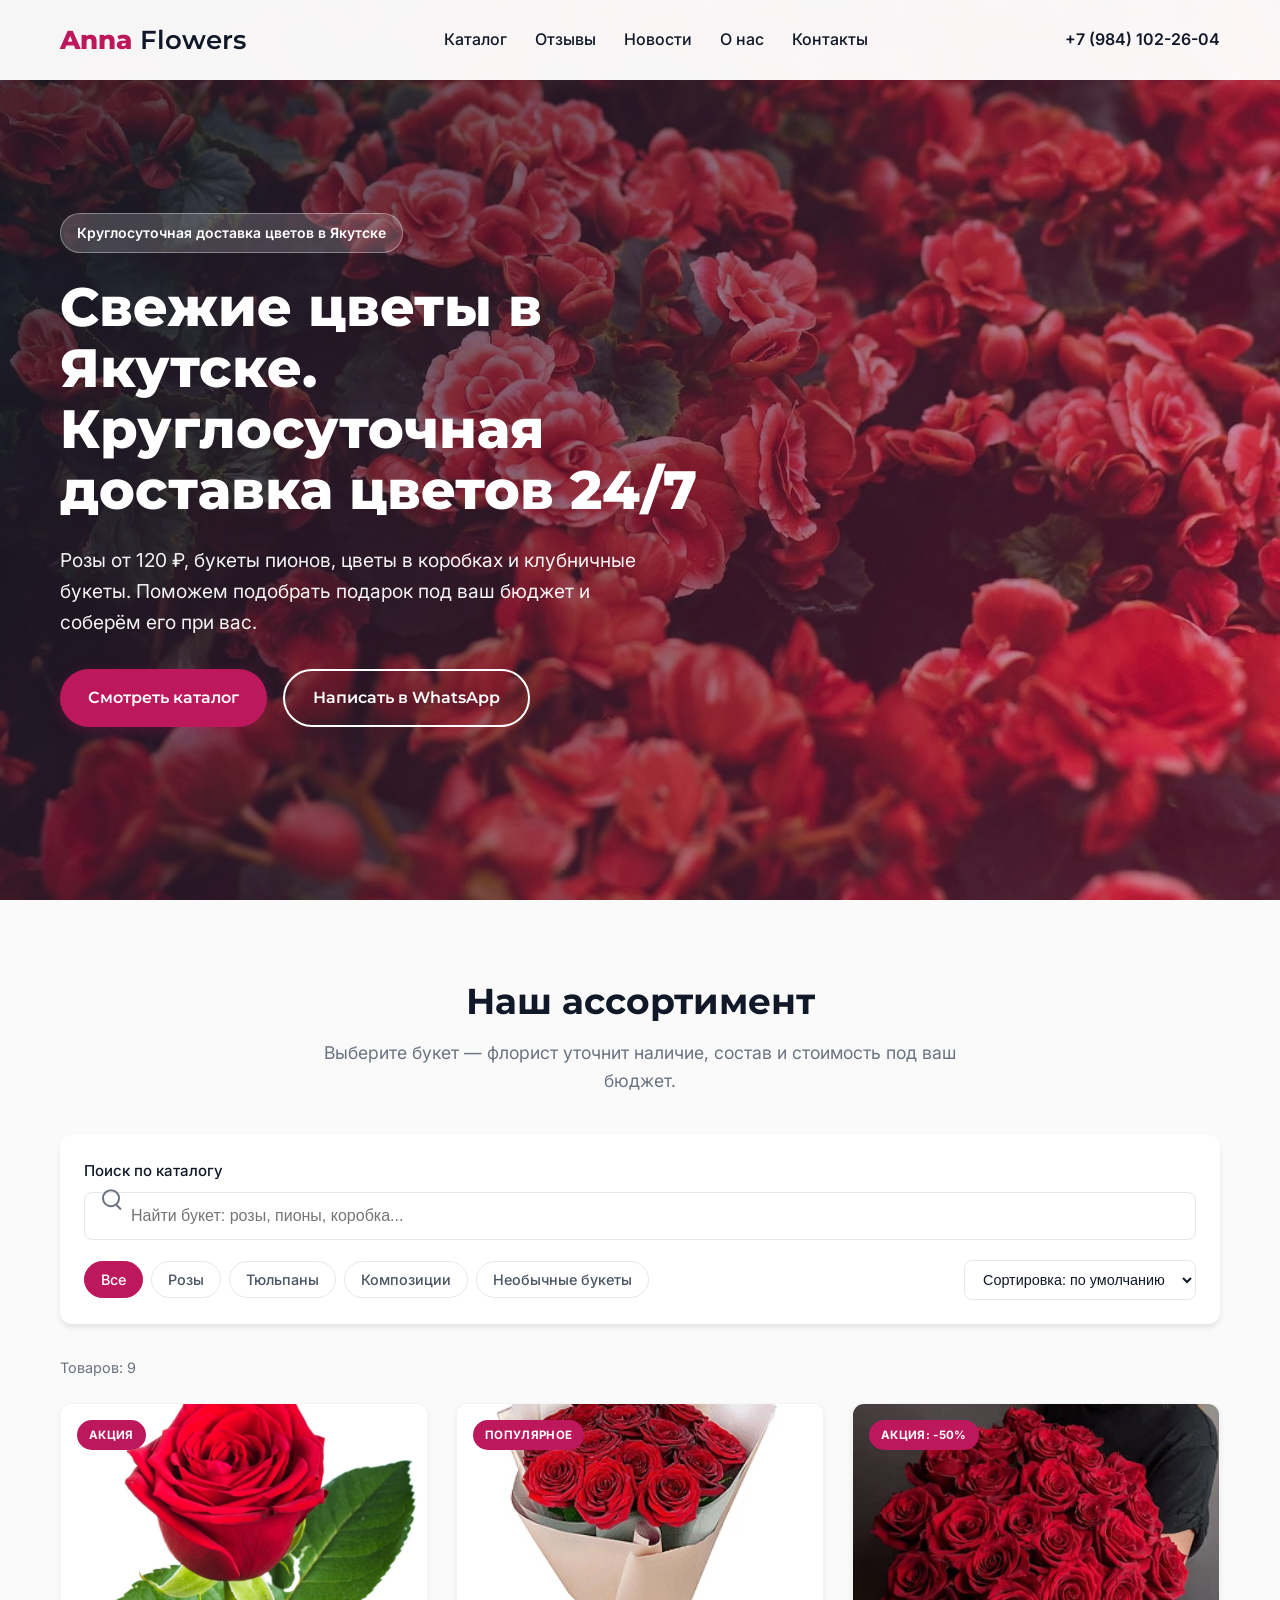
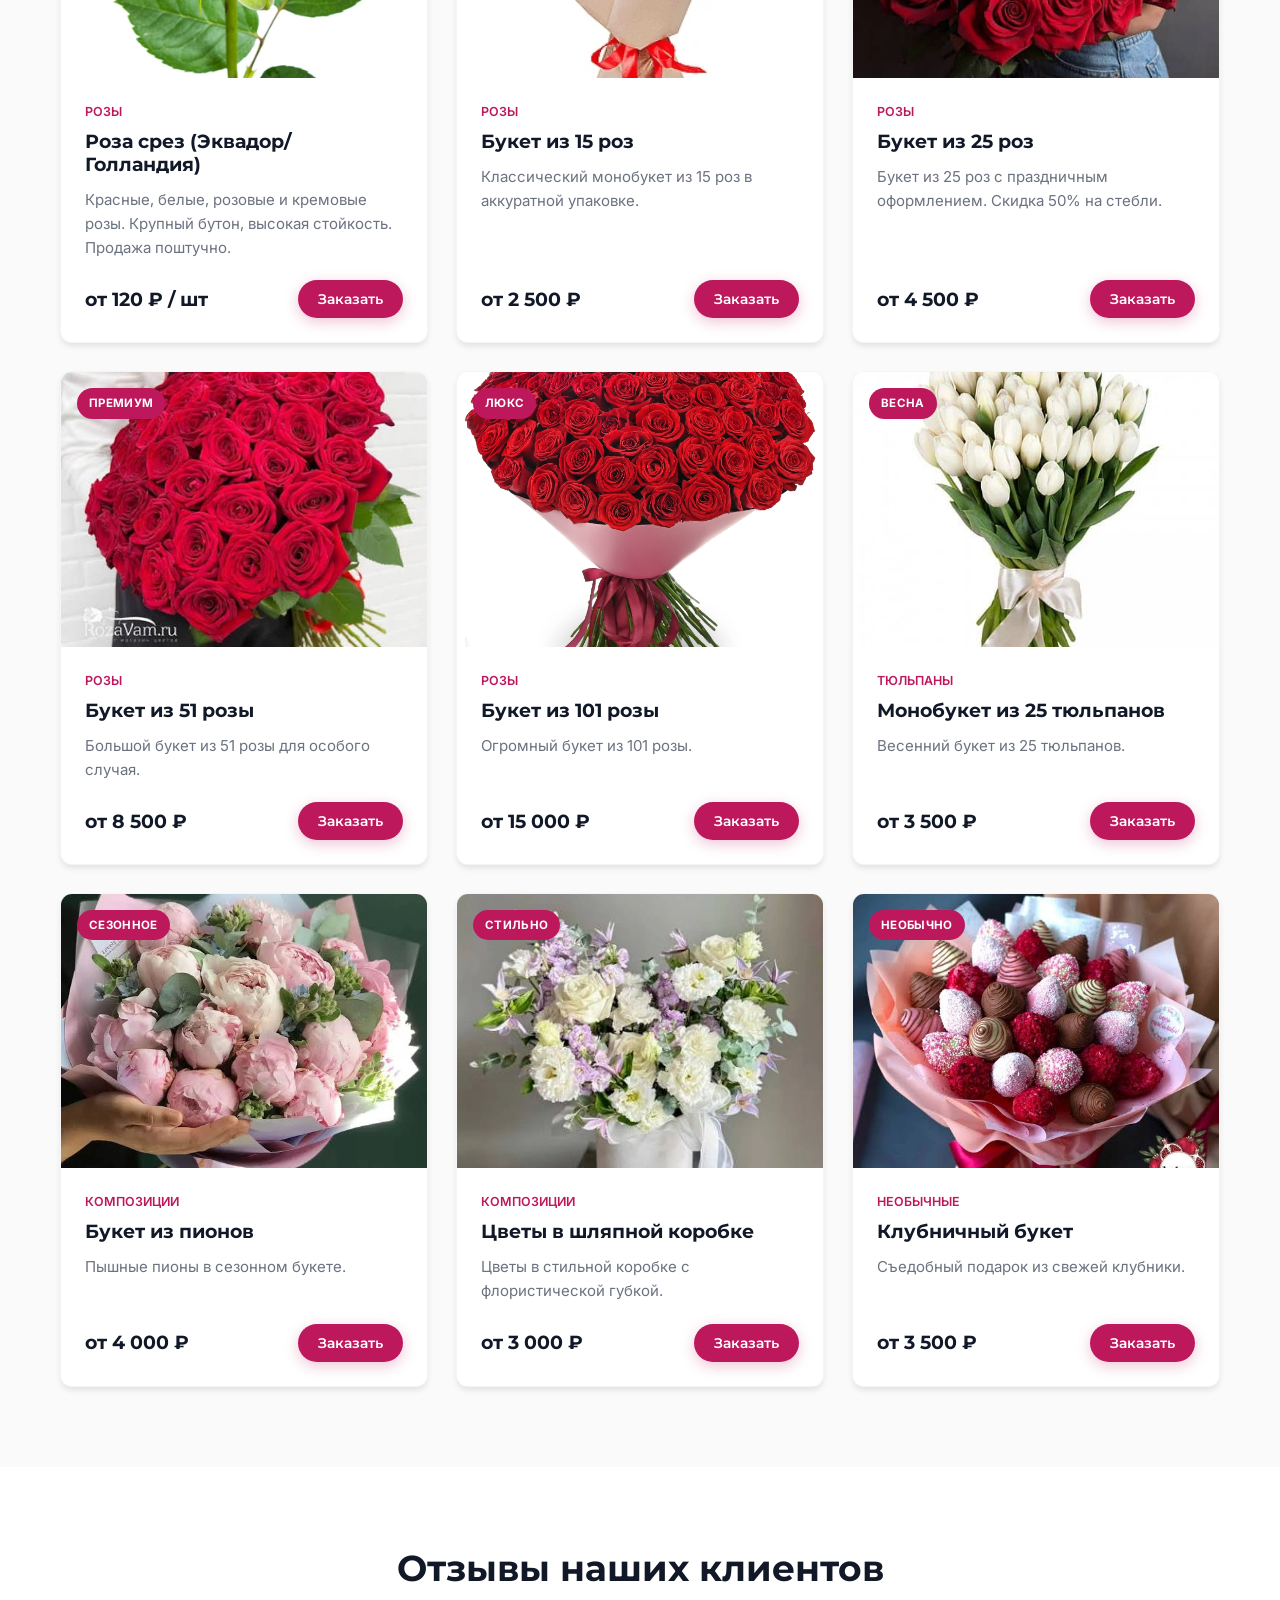
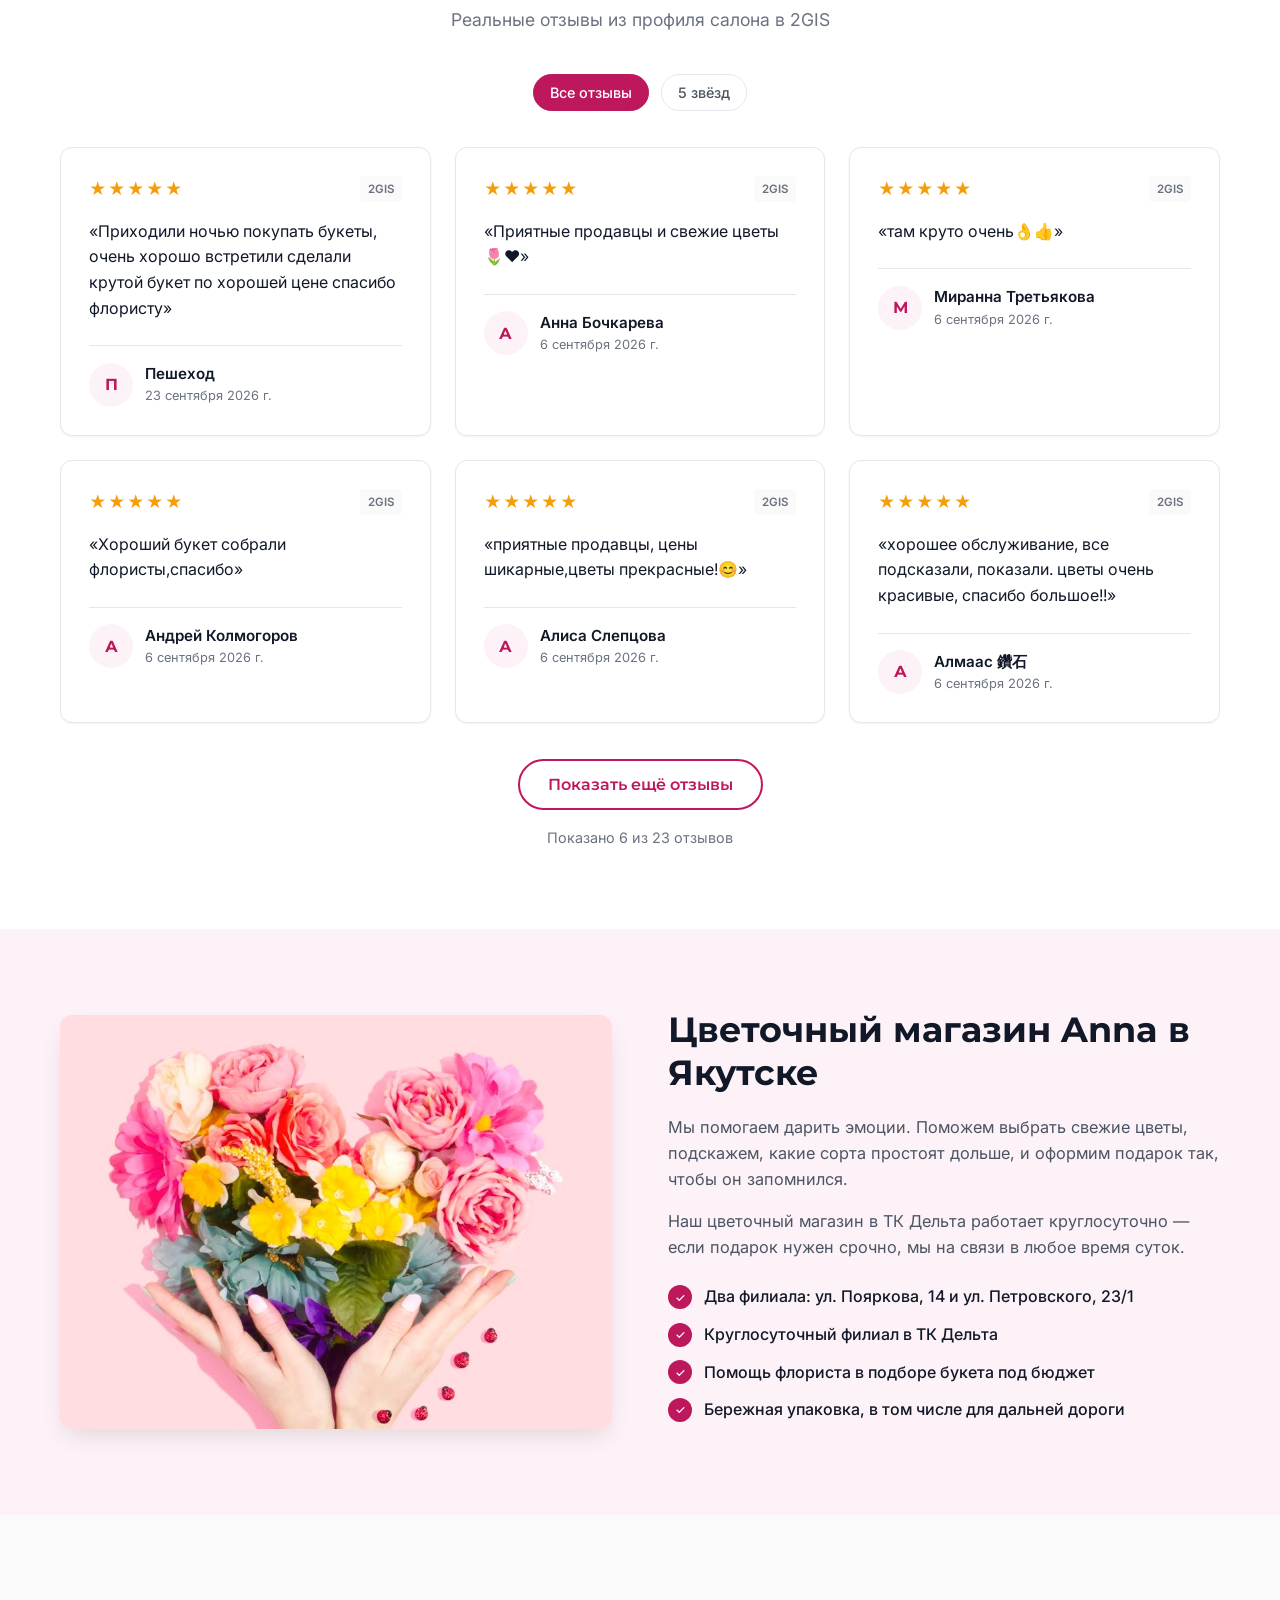
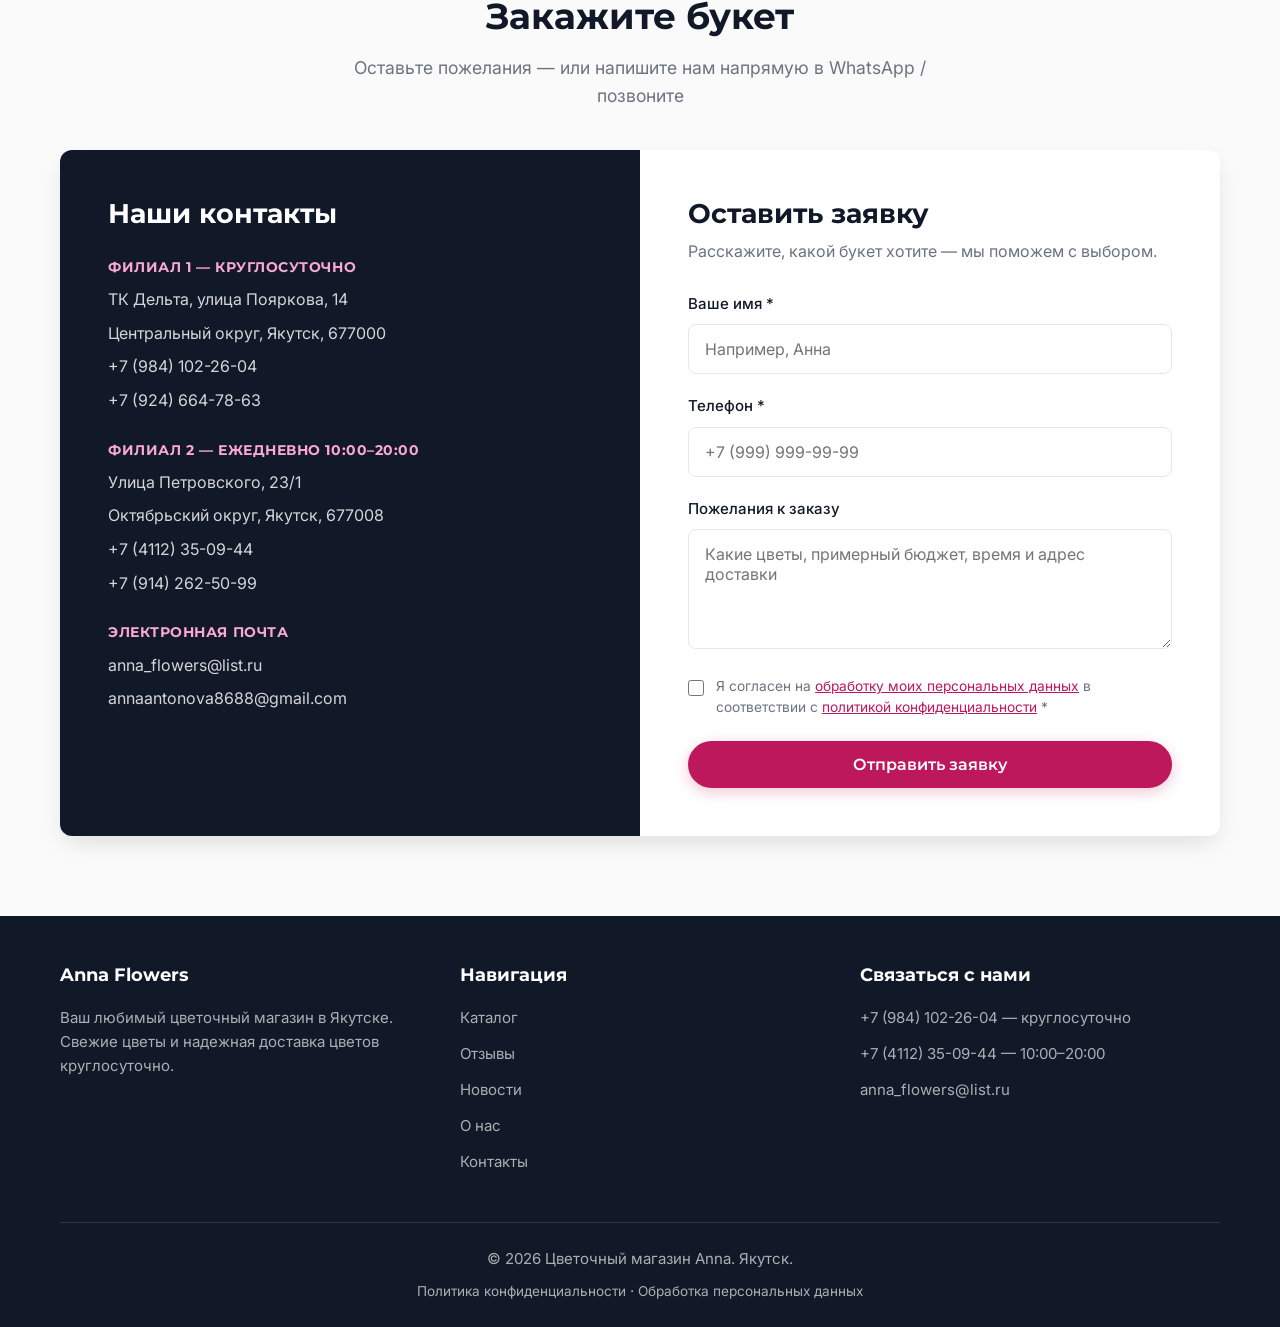
<file: index.html>
<!DOCTYPE html>
<html lang="ru">
<head>
    <meta charset="UTF-8">
    <meta name="viewport" content="width=device-width, initial-scale=1.0">
    <meta name="description" content="Салон цветов Anna в Якутске. Розы от 120 ₽, букеты пионов, цветы в коробках, клубничные букеты. Круглосуточная доставка 24/7 в ТК Дельта.">
    <meta name="keywords" content="цветы Якутск, доставка цветов, букеты роз, пионы, салон цветов, круглосуточно, ТК Дельта, цветы 24/7">
    <meta name="robots" content="index, follow">
    <meta name="author" content="Anna Flowers">
    <meta name="theme-color" content="#BE185D">

    <!-- Open Graph / Facebook / VK -->
    <meta property="og:type" content="website">
    <meta property="og:url" content="https://flowers-lending--arinakud.replit.app/">
    <meta property="og:title" content="Anna Flowers — Салон цветов в Якутске | Доставка 24/7">
    <meta property="og:description" content="Свежие розы, пионы, цветы в коробках и клубничные букеты. Круглосуточная доставка цветов в Якутске.">
    <meta property="og:image" content="https://flowers-lending--arinakud.replit.app/images/flowers/hero-bouquet.webp">
    <meta property="og:locale" content="ru_RU">
    <meta property="og:site_name" content="Anna Flowers">

    <!-- Twitter -->
    <meta property="twitter:card" content="summary_large_image">
    <meta property="twitter:url" content="https://flowers-lending--arinakud.replit.app/">
    <meta property="twitter:title" content="Anna Flowers — Салон цветов в Якутске | Доставка 24/7">
    <meta property="twitter:description" content="Свежие розы, пионы, цветы в коробках и клубничные букеты. Круглосуточная доставка цветов в Якутске.">
    <meta property="twitter:image" content="https://flowers-lending--arinakud.replit.app/images/flowers/hero-bouquet.webp">

    <title>Anna Flowers — Салон цветов в Якутске | Свежие букеты и доставка 24/7</title>

    <!-- Canonical URL -->
    <link rel="canonical" href="https://flowers-lending--arinakud.replit.app/">

    <!-- Sitemap -->
    <link rel="sitemap" type="application/xml" title="Sitemap" href="/sitemap.xml">

    <!-- КРИТИЧЕСКИЕ PRELOAD (самое важное для LCP!) -->
    <link rel="preload" as="image" href="images/flowers/hero-bouquet.webp" fetchpriority="high">
    <link rel="preconnect" href="https://fonts.googleapis.com">
    <link rel="preconnect" href="https://fonts.gstatic.com" crossorigin>
    <link rel="preload" as="style" href="https://fonts.googleapis.com/css2?family=Inter:wght@400;500;600&family=Montserrat:wght@600;700;800&display=swap">
    <link rel="stylesheet" href="https://fonts.googleapis.com/css2?family=Inter:wght@400;500;600&family=Montserrat:wght@600;700;800&display=swap" media="print" onload="this.media='all'">
    <noscript><link rel="stylesheet" href="https://fonts.googleapis.com/css2?family=Inter:wght@400;500;600&family=Montserrat:wght@600;700;800&display=swap"></noscript>

    <style>
        :root{--primary:#BE185D;--primary-hover:#9D174D;--primary-light:#FDF2F8;--text-dark:#111827;--text-body:#4B5563;--text-light:#6B7280;--white:#FFFFFF;--bg-light:#FAFAFA;--border:#E5E7EB;--error:#DC2626;--shadow-sm:0 1px 2px rgba(0,0,0,.05);--shadow-md:0 4px 6px -1px rgba(0,0,0,.1);--shadow-lg:0 10px 25px -5px rgba(0,0,0,.12);--radius:12px;--transition:all .3s cubic-bezier(.4,0,.2,1)}
        *{margin:0;padding:0;box-sizing:border-box}
        html{scroll-behavior:smooth}
        body{font-family:'Inter',sans-serif;color:var(--text-body);line-height:1.6;background:var(--white);overflow-x:hidden}
        h1,h2,h3,h4{font-family:'Montserrat',sans-serif;color:var(--text-dark);line-height:1.2}
        a{text-decoration:none;color:inherit;transition:var(--transition)}
        img{max-width:100%;height:auto;display:block}
        button{font-family:inherit}
        .container{width:100%;max-width:1200px;margin:0 auto;padding:0 20px}
        .btn{display:inline-flex;align-items:center;justify-content:center;gap:8px;padding:14px 28px;font-family:'Montserrat',sans-serif;font-weight:600;font-size:1rem;border:none;border-radius:50px;cursor:pointer;text-align:center;transition:var(--transition)}
        .btn-primary{background:var(--primary);color:var(--white);box-shadow:0 4px 14px rgba(190,24,93,.25)}
        .btn-primary:hover{background:var(--primary-hover);transform:translateY(-2px)}
        .btn-outline{background:transparent;color:var(--white);border:2px solid var(--white)}
        .btn-outline:hover{background:var(--white);color:var(--primary)}
        .btn-ghost{background:transparent;color:var(--primary);border:2px solid var(--primary)}
        .btn-ghost:hover{background:var(--primary);color:var(--white)}
        .btn-sm{padding:10px 20px;font-size:.9rem}
        .btn:disabled{opacity:.6;cursor:not-allowed;transform:none}
        .section{padding:80px 0}
        .section-title{font-size:2.25rem;font-weight:700;text-align:center;margin-bottom:16px}
        .section-subtitle{text-align:center;color:var(--text-light);font-size:1.1rem;max-width:640px;margin:0 auto 40px}
        .header{position:fixed;top:0;left:0;right:0;z-index:1000;background:rgba(255,255,255,.96);backdrop-filter:blur(10px);box-shadow:var(--shadow-sm);transition:var(--transition)}
        .header-inner{display:flex;align-items:center;justify-content:space-between;height:80px;gap:20px}
        .logo{font-family:'Montserrat',sans-serif;font-size:1.6rem;font-weight:800;color:var(--primary);white-space:nowrap}
        .logo span{color:var(--text-dark);font-weight:600}
        .nav{display:flex;align-items:center;gap:28px}
        .nav-link{font-weight:500;color:var(--text-dark);position:relative}
        .nav-link::after{content:'';position:absolute;bottom:-5px;left:0;width:0;height:2px;background:var(--primary);transition:var(--transition)}
        .nav-link:hover::after{width:100%}
        .header-phone{font-weight:600;color:var(--text-dark);white-space:nowrap}
        .header-phone:hover{color:var(--primary)}
        .mobile-menu-btn{display:none;background:none;border:none;padding:10px;cursor:pointer}
        .mobile-menu-btn span{display:block;width:24px;height:2px;margin:6px 0;background:var(--text-dark);transition:var(--transition)}
        .hero{position:relative;min-height:100vh;display:flex;align-items:center;padding:120px 0 80px;color:var(--white);overflow:hidden;background:#3b2230}
        .hero-image{position:absolute;inset:0;width:100%;height:100%;object-fit:cover;z-index:0}
        .hero-overlay{position:absolute;inset:0;background:linear-gradient(120deg,rgba(17,24,39,.78) 0%,rgba(190,24,93,.35) 100%);z-index:1}
        .hero .container{position:relative;z-index:2}
        .hero-content{max-width:720px;animation:fadeInUp .8s ease-out}
        .hero-badge{display:inline-block;padding:8px 16px;margin-bottom:24px;font-size:.875rem;font-weight:600;background:rgba(255,255,255,.18);border:1px solid rgba(255,255,255,.35);border-radius:50px}
        .hero h1{font-size:3.4rem;font-weight:800;color:var(--white);margin-bottom:24px;line-height:1.12}
        .hero p{font-size:1.2rem;margin-bottom:32px;max-width:600px;opacity:.95}
        .hero-buttons{display:flex;gap:16px;flex-wrap:wrap}
        .catalog-controls{display:flex;flex-direction:column;gap:20px;padding:24px;margin-bottom:32px;background:var(--white);border-radius:var(--radius);box-shadow:var(--shadow-md)}
        .catalog-search{position:relative;width:100%}
        .catalog-search input{width:100%;padding:14px 16px 14px 46px;font-size:1rem;border:1px solid var(--border);border-radius:8px;transition:var(--transition)}
        .catalog-search input:focus{outline:none;border-color:var(--primary);box-shadow:0 0 0 3px rgba(190,24,93,.1)}
        .catalog-search::before{content:'';position:absolute;left:18px;top:50%;width:14px;height:14px;transform:translateY(-60%);border:2px solid var(--text-light);border-radius:50%}
        .catalog-search::after{content:'';position:absolute;left:31px;top:58%;width:7px;height:2px;background:var(--text-light);transform:rotate(45deg)}
        .catalog-filters{display:flex;flex-wrap:wrap;gap:16px;align-items:center;justify-content:space-between}
        .filter-group{display:flex;flex-wrap:wrap;gap:8px}
        .filter-btn{padding:9px 16px;font-size:.9rem;font-weight:500;color:var(--text-body);background:var(--white);border:1px solid var(--border);border-radius:50px;cursor:pointer;transition:var(--transition)}
        .filter-btn:hover{border-color:var(--primary);color:var(--primary)}
        .filter-btn.active{background:var(--primary);border-color:var(--primary);color:var(--white)}
        .sort-select{padding:10px 14px;font-size:.9rem;color:var(--text-dark);background:var(--white);border:1px solid var(--border);border-radius:8px;cursor:pointer}
        .catalog-counter{margin-bottom:24px;font-size:.9rem;color:var(--text-light)}
        .catalog-grid{display:grid;grid-template-columns:repeat(auto-fill,minmax(280px,1fr));gap:28px}
        .product-card{display:flex;flex-direction:column;background:var(--white);border:1px solid rgba(0,0,0,.04);border-radius:var(--radius);overflow:hidden;box-shadow:var(--shadow-md);transition:var(--transition)}
        .product-card:hover{transform:translateY(-6px);box-shadow:var(--shadow-lg)}
        .product-image-wrapper{position:relative;aspect-ratio:4/3;overflow:hidden;background:var(--bg-light)}
        .product-image{width:100%;height:100%;object-fit:cover;transition:transform .5s ease}
        .product-card:hover .product-image{transform:scale(1.04)}
        .product-badge{position:absolute;top:16px;left:16px;z-index:2;padding:6px 12px;font-size:.72rem;font-weight:700;text-transform:uppercase;letter-spacing:.03em;color:var(--white);background:var(--primary);border-radius:50px}
        .product-info{display:flex;flex-direction:column;flex:1;padding:24px}
        .product-category{margin-bottom:8px;font-size:.78rem;font-weight:600;text-transform:uppercase;color:var(--primary)}
        .product-info h3{font-size:1.2rem;margin-bottom:12px}
        .product-info p{flex:1;margin-bottom:20px;font-size:.94rem;color:var(--text-light)}
        .product-footer{display:flex;align-items:center;justify-content:space-between;gap:12px;margin-top:auto}
        .product-price{font-family:'Montserrat',sans-serif;font-size:1.2rem;font-weight:700;color:var(--text-dark)}
        .empty-state{grid-column:1/-1;padding:60px 20px;text-align:center;color:var(--text-light)}
        .reviews-controls{display:flex;justify-content:center;flex-wrap:wrap;gap:12px;margin-bottom:36px}
        .reviews-grid{display:grid;grid-template-columns:repeat(auto-fill,minmax(320px,1fr));gap:24px}
        .review-card{display:flex;flex-direction:column;height:100%;padding:28px;background:var(--white);border:1px solid var(--border);border-radius:var(--radius);box-shadow:var(--shadow-sm);transition:var(--transition)}
        .review-card:hover{transform:translateY(-4px);box-shadow:var(--shadow-md)}
        .review-header{display:flex;align-items:flex-start;justify-content:space-between;gap:12px;margin-bottom:16px}
        .review-stars{color:#F59E0B;font-size:1.05rem;letter-spacing:2px}
        .review-source{padding:4px 8px;font-size:.72rem;font-weight:600;color:var(--text-light);background:var(--bg-light);border-radius:4px}
        .review-text{flex:1;margin-bottom:24px;color:var(--text-dark);font-size:1rem;overflow-wrap:anywhere}
        .review-author{display:flex;align-items:center;gap:12px;padding-top:16px;border-top:1px solid var(--border)}
        .review-avatar{flex-shrink:0;display:flex;align-items:center;justify-content:center;width:44px;height:44px;font-family:'Montserrat',sans-serif;font-weight:700;color:var(--primary);background:var(--primary-light);border-radius:50%}
        .review-name{font-weight:600;color:var(--text-dark);font-size:.95rem}
        .review-date{font-size:.8rem;color:var(--text-light)}
        .reviews-load-more{margin-top:36px;text-align:center}
        .reviews-counter{margin-top:16px;text-align:center;font-size:.9rem;color:var(--text-light)}
        .about{background:var(--primary-light)}
        .about-content{display:grid;grid-template-columns:1fr 1fr;gap:56px;align-items:center}
        .about-image{aspect-ratio:4/3;overflow:hidden;border-radius:var(--radius);box-shadow:var(--shadow-lg);background:var(--bg-light)}
        .about-image img{width:100%;height:100%;object-fit:cover}
        .about-text h2{font-size:2.2rem;margin-bottom:20px}
        .about-text p{margin-bottom:16px;font-size:1.02rem}
        .about-features{list-style:none;margin-top:24px}
        .about-features li{display:flex;align-items:center;gap:12px;margin-bottom:12px;font-weight:500;color:var(--text-dark)}
        .about-features li::before{content:'✓';flex-shrink:0;display:flex;align-items:center;justify-content:center;width:24px;height:24px;font-size:.75rem;color:var(--white);background:var(--primary);border-radius:50%}
        .contact{background:var(--bg-light)}
        .contact-wrapper{display:grid;grid-template-columns:1fr 1fr;overflow:hidden;border-radius:var(--radius);box-shadow:var(--shadow-lg)}
        .contact-info{padding:48px;background:var(--text-dark);color:var(--white)}
        .contact-info h3{margin-bottom:28px;font-size:1.7rem;color:var(--white)}
        .contact-block{margin-bottom:28px}
        .contact-block h4{margin-bottom:12px;font-size:.85rem;font-weight:700;text-transform:uppercase;letter-spacing:.04em;color:#F9A8D4}
        .contact-block p,.contact-block a{display:block;margin-bottom:8px;color:rgba(255,255,255,.82)}
        .contact-block a:hover{color:var(--white);text-decoration:underline}
        .contact-form-wrapper{padding:48px;background:var(--white)}
        .contact-form-wrapper h3{margin-bottom:8px;font-size:1.7rem}
        .contact-form-wrapper>p{margin-bottom:28px;color:var(--text-light)}
        .form-group{margin-bottom:20px}
        .form-label{display:block;margin-bottom:8px;font-size:.94rem;font-weight:500;color:var(--text-dark)}
        .form-input,.form-textarea{width:100%;padding:14px 16px;font-family:'Inter',sans-serif;font-size:1rem;background:var(--white);border:1px solid var(--border);border-radius:8px;transition:var(--transition)}
        .form-input:focus,.form-textarea:focus{outline:none;border-color:var(--primary);box-shadow:0 0 0 3px rgba(190,24,93,.1)}
        .form-input[aria-invalid="true"]{border-color:var(--error)}
        .form-textarea{min-height:120px;resize:vertical}
        .form-checkbox{display:flex;align-items:flex-start;gap:12px;margin-bottom:8px;font-size:.86rem;color:var(--text-light)}
        .form-checkbox input{flex-shrink:0;width:16px;height:16px;margin-top:4px;accent-color:var(--primary)}
        .form-error{display:none;margin-top:6px;font-size:.85rem;color:var(--error)}
        .consent-text{font-size:.86rem;color:var(--text-light);line-height:1.5}
        .consent-text a{color:var(--primary);text-decoration:underline}
        .consent-text a:hover{color:var(--primary-hover)}
        .footer{padding:48px 0 24px;font-size:.94rem;color:rgba(255,255,255,.65);background:var(--text-dark)}
        .footer-grid{display:grid;grid-template-columns:repeat(auto-fit,minmax(200px,1fr));gap:40px;margin-bottom:36px}
        .footer h4{margin-bottom:20px;font-size:1.1rem;color:var(--white)}
        .footer-links{list-style:none}
        .footer-links li{margin-bottom:12px}
        .footer-links a:hover{color:var(--white)}
        .footer-bottom{padding-top:24px;text-align:center;border-top:1px solid rgba(255,255,255,.12)}
        @keyframes fadeInUp{from{opacity:0;transform:translateY(24px)}to{opacity:1;transform:translateY(0)}}
        @media(prefers-reduced-motion:reduce){html{scroll-behavior:auto}*,*::before,*::after{animation-duration:.01ms!important;transition-duration:.01ms!important}}
        @media(max-width:968px){.hero h1{font-size:2.6rem}.about-content,.contact-wrapper{grid-template-columns:1fr}.contact-info,.contact-form-wrapper{padding:36px 28px}}
        @media(max-width:768px){.header-phone{display:none}.mobile-menu-btn{display:block}.nav{position:fixed;top:80px;left:0;right:0;z-index:999;flex-direction:column;align-items:flex-start;gap:22px;padding:28px 24px;background:var(--white);box-shadow:var(--shadow-lg);transform:translateY(-160%);transition:var(--transition)}.nav.active{transform:translateY(0)}.mobile-menu-btn.active span:nth-child(1){transform:rotate(45deg) translate(6px,6px)}.mobile-menu-btn.active span:nth-child(2){opacity:0}.mobile-menu-btn.active span:nth-child(3){transform:rotate(-45deg) translate(6px,-6px)}.section{padding:60px 0}.section-title{font-size:1.85rem}.hero{padding:110px 0 60px}.hero h1{font-size:2.1rem}.hero p{font-size:1.05rem}.catalog-controls{padding:20px}.catalog-filters{flex-direction:column;align-items:stretch}.sort-select{width:100%}}
        @media(max-width:480px){.hero-buttons{flex-direction:column}.hero-buttons .btn{width:100%}.catalog-grid{grid-template-columns:1fr}.reviews-grid{grid-template-columns:1fr}.product-footer{flex-direction:column;align-items:stretch}.product-footer .btn{width:100%}.contact-info,.contact-form-wrapper{padding:28px 20px}}
    </style>
</head>

<body>
    <header class="header">
        <div class="container header-inner">
            <a href="#home" class="logo">Anna <span>Flowers</span></a>
            <nav class="nav" id="mainNav" aria-label="Основная навигация">
                <a href="#catalog" class="nav-link">Каталог</a>
                <a href="#reviews" class="nav-link">Отзывы</a>
                <a href="blog.php" class="nav-link">Новости</a>
                <a href="#about" class="nav-link">О нас</a>
                <a href="#contact" class="nav-link">Контакты</a>
            </nav>
            <a href="tel:+79841022604" class="header-phone">+7 (984) 102-26-04</a>
            <button class="mobile-menu-btn" id="mobileMenuBtn" aria-label="Открыть меню" aria-expanded="false" aria-controls="mainNav">
                <span></span><span></span><span></span>
            </button>
        </div>
    </header>

    <section class="hero" id="home">
        <img src="images/flowers/hero-bouquet.webp" alt="Свежие цветы в Якутске с доставкой" class="hero-image" width="1200" height="800" fetchpriority="high">
        <div class="hero-overlay"></div>
        <div class="container">
            <div class="hero-content">
                <div class="hero-badge">Круглосуточная доставка цветов в Якутске</div>
                <h1>Свежие цветы в Якутске. Круглосуточная доставка цветов 24/7</h1>
                <p>Розы от 120 ₽, букеты пионов, цветы в коробках и клубничные букеты. Поможем подобрать подарок под ваш бюджет и соберём его при вас.</p>
                <div class="hero-buttons">
                    <a href="#catalog" class="btn btn-primary">Смотреть каталог</a>
                    <a href="https://wa.me/79841022604" class="btn btn-outline" target="_blank" rel="noopener">Написать в WhatsApp</a>
                </div>
            </div>
        </div>
    </section>

    <section class="section" id="catalog" style="background: var(--bg-light);">
        <div class="container">
            <h2 class="section-title">Наш ассортимент</h2>
            <p class="section-subtitle">Выберите букет — флорист уточнит наличие, состав и стоимость под ваш бюджет.</p>
            <div class="catalog-controls">
                <div class="catalog-search">
                    <label for="catalogSearch" class="form-label" hidden>Поиск по каталогу</label>
                    <input type="search" id="catalogSearch" placeholder="Найти букет: розы, пионы, коробка..." autocomplete="off">
                </div>
                <div class="catalog-filters">
                    <div class="filter-group" id="categoryFilters" role="group" aria-label="Фильтр по категории">
                        <button class="filter-btn active" data-category="all" aria-pressed="true">Все</button>
                        <button class="filter-btn" data-category="Розы" aria-pressed="false">Розы</button>
                        <button class="filter-btn" data-category="Тюльпаны" aria-pressed="false">Тюльпаны</button>
                        <button class="filter-btn" data-category="Композиции" aria-pressed="false">Композиции</button>
                        <button class="filter-btn" data-category="Необычные" aria-pressed="false">Необычные букеты</button>
                    </div>
                    <label for="catalogSort" hidden>Сортировка товаров</label>
                    <select class="sort-select" id="catalogSort">
                        <option value="default">Сортировка: по умолчанию</option>
                        <option value="price-asc">Сначала дешевле</option>
                        <option value="price-desc">Сначала дороже</option>
                    </select>
                </div>
            </div>
            <p class="catalog-counter" id="catalogCounter" aria-live="polite"></p>
            <div class="catalog-grid" id="catalogGrid"></div>
        </div>
    </section>

    <section class="section" id="reviews">
        <div class="container">
            <h2 class="section-title">Отзывы наших клиентов</h2>
            <p class="section-subtitle">Реальные отзывы из профиля салона в 2GIS</p>
            <div class="reviews-controls" id="reviewFilters" role="group" aria-label="Фильтр отзывов по оценке">
                <button class="filter-btn active" data-rating="all" aria-pressed="true">Все отзывы</button>
                <button class="filter-btn" data-rating="5" aria-pressed="false">5 звёзд</button>
            </div>
            <div class="reviews-grid" id="reviewsGrid"></div>
            <div class="reviews-load-more" id="reviewsLoadMore" hidden>
                <button class="btn btn-ghost" id="loadMoreBtn">Показать ещё отзывы</button>
            </div>
            <p class="reviews-counter" id="reviewsCounter" aria-live="polite"></p>
        </div>
    </section>

    <section class="section about" id="about">
        <div class="container">
            <div class="about-content">
                <div class="about-image">
                    <img src="images/flowers/about-shop.webp" alt="Интерьер цветочного магазина Anna" width="800" height="600" loading="lazy" decoding="async">
                </div>
                <div class="about-text">
                    <h2>Цветочный магазин Anna в Якутске</h2>
                    <p>Мы помогаем дарить эмоции. Поможем выбрать свежие цветы, подскажем, какие сорта простоят дольше, и оформим подарок так, чтобы он запомнился.</p>
                    <p>Наш цветочный магазин в ТК Дельта работает круглосуточно — если подарок нужен срочно, мы на связи в любое время суток.</p>
                    <ul class="about-features">
                        <li>Два филиала: ул. Пояркова, 14 и ул. Петровского, 23/1</li>
                        <li>Круглосуточный филиал в ТК Дельта</li>
                        <li>Помощь флориста в подборе букета под бюджет</li>
                        <li>Бережная упаковка, в том числе для дальней дороги</li>
                    </ul>
                </div>
            </div>
        </div>
    </section>

    <section class="section contact" id="contact">
        <div class="container">
            <h2 class="section-title">Закажите букет</h2>
            <p class="section-subtitle">Оставьте пожелания — или напишите нам напрямую в WhatsApp / позвоните</p>
            <div class="contact-wrapper">
                <div class="contact-info">
                    <h3>Наши контакты</h3>
                    <div class="contact-block">
                        <h4>Филиал 1 — круглосуточно</h4>
                        <p>ТК Дельта, улица Пояркова, 14</p>
                        <p>Центральный округ, Якутск, 677000</p>
                        <a href="tel:+79841022604">+7 (984) 102-26-04</a>
                        <a href="tel:+79246647863">+7 (924) 664-78-63</a>
                    </div>
                    <div class="contact-block">
                        <h4>Филиал 2 — ежедневно 10:00–20:00</h4>
                        <p>Улица Петровского, 23/1</p>
                        <p>Октябрьский округ, Якутск, 677008</p>
                        <a href="tel:+74112350944">+7 (4112) 35-09-44</a>
                        <a href="tel:+79142625099">+7 (914) 262-50-99</a>
                    </div>
                    <div class="contact-block">
                        <h4>Электронная почта</h4>
                        <a href="mailto:anna_flowers@list.ru">anna_flowers@list.ru</a>
                        <a href="mailto:annaantonova8688@gmail.com">annaantonova8688@gmail.com</a>
                    </div>
                </div>
                <div class="contact-form-wrapper">
                    <h3>Оставить заявку</h3>
                    <p>Расскажите, какой букет хотите — мы поможем с выбором.</p>
                    <div class="form-success" id="formSuccess" style="display:none;"></div>
                    <form id="contactForm" novalidate>
                        <div class="form-group">
                            <label for="name" class="form-label">Ваше имя *</label>
                            <input type="text" id="name" name="name" class="form-input" placeholder="Например, Анна" required autocomplete="name" aria-describedby="nameError">
                            <div class="form-error" id="nameError">Пожалуйста, укажите имя (минимум 2 символа).</div>
                        </div>
                        <div class="form-group">
                            <label for="phone" class="form-label">Телефон *</label>
                            <input type="tel" id="phone" name="phone" class="form-input" placeholder="+7 (999) 999-99-99" required autocomplete="tel" aria-describedby="phoneError">
                            <div class="form-error" id="phoneError">Введите номер полностью: +7 (XXX) XXX-XX-XX.</div>
                        </div>
                        <div class="form-group">
                            <label for="message" class="form-label">Пожелания к заказу</label>
                            <textarea id="message" name="message" class="form-textarea" placeholder="Какие цветы, примерный бюджет, время и адрес доставки" aria-describedby="messageHint"></textarea>
                            <div class="form-error" id="messageHint">Необязательное поле, но так мы быстрее подберём букет.</div>
                        </div>
                        <div class="form-checkbox">
                            <input type="checkbox" id="consent" name="consent" required aria-describedby="consentError">
                            <label for="consent" class="consent-text">Я согласен на <a href="data-processing.html" target="_blank" rel="noopener">обработку моих персональных данных</a> в соответствии с <a href="privacy.html" target="_blank" rel="noopener">политикой конфиденциальности</a> *</label>
                        </div>
                        <div class="form-error" id="consentError">Для отправки заявки нужно согласие на обработку персональных данных.</div>
                        <button type="submit" class="btn btn-primary" id="submitBtn" style="width:100%; margin-top:16px;">Отправить заявку</button>
                    </form>
                </div>
            </div>
        </div>
    </section>

    <footer class="footer">
        <div class="container">
            <div class="footer-grid">
                <div>
                    <h4>Anna Flowers</h4>
                    <p>Ваш любимый цветочный магазин в Якутске. Свежие цветы и надежная доставка цветов круглосуточно.</p>
                </div>
                <div>
                    <h4>Навигация</h4>
                    <ul class="footer-links">
                        <li><a href="#catalog">Каталог</a></li>
                        <li><a href="#reviews">Отзывы</a></li>
                        <li><a href="blog.php">Новости</a></li>
                        <li><a href="#about">О нас</a></li>
                        <li><a href="#contact">Контакты</a></li>
                    </ul>
                </div>
                <div>
                    <h4>Связаться с нами</h4>
                    <ul class="footer-links">
                        <li><a href="tel:+79841022604">+7 (984) 102-26-04</a> — круглосуточно</li>
                        <li><a href="tel:+74112350944">+7 (4112) 35-09-44</a> — 10:00–20:00</li>
                        <li><a href="mailto:anna_flowers@list.ru">anna_flowers@list.ru</a></li>
                    </ul>
                </div>
            </div>
            <div class="footer-bottom">
                <p>&copy; 2026 Цветочный магазин Anna. Якутск.</p>
                <p style="margin-top: 8px;">
                    <a href="privacy.html" target="_blank" rel="noopener" style="font-size: 0.85rem;">Политика конфиденциальности</a> · 
                    <a href="data-processing.html" target="_blank" rel="noopener" style="font-size: 0.85rem;">Обработка персональных данных</a>
                </p>
            </div>
        </div>
    </footer>

    <script>
        const catalogData=[
            {id:1,category:'Розы',title:'Роза срез (Эквадор/Голландия)',description:'Красные, белые, розовые и кремовые розы. Крупный бутон, высокая стойкость. Продажа поштучно.',price:120,priceText:'от 120 ₽ / шт',badge:'Акция',image:'images/flowers/rose-single.webp',alt:'Красная роза крупным планом'},
            {id:2,category:'Розы',title:'Букет из 15 роз',description:'Классический монобукет из 15 роз в аккуратной упаковке.',price:2500,priceText:'от 2 500 ₽',badge:'Популярное',image:'images/flowers/rose-15.webp',alt:'Букет из розовых роз'},
            {id:3,category:'Розы',title:'Букет из 25 роз',description:'Букет из 25 роз с праздничным оформлением. Скидка 50% на стебли.',price:4500,priceText:'от 4 500 ₽',badge:'Акция: -50%',image:'images/flowers/rose-25.webp',alt:'Большой букет красных роз'},
            {id:4,category:'Розы',title:'Букет из 51 розы',description:'Большой букет из 51 розы для особого случая.',price:8500,priceText:'от 8 500 ₽',badge:'Премиум',image:'images/flowers/rose-51.webp',alt:'Роскошный букет из множества роз'},
            {id:5,category:'Розы',title:'Букет из 101 розы',description:'Огромный букет из 101 розы.',price:15000,priceText:'от 15 000 ₽',badge:'Люкс',image:'images/flowers/rose-101.webp',alt:'Огромный букет из 101 розы'},
            {id:7,category:'Тюльпаны',title:'Монобукет из 25 тюльпанов',description:'Весенний букет из 25 тюльпанов.',price:3500,priceText:'от 3 500 ₽',badge:'Весна',image:'images/flowers/tulips-25.webp',alt:'Букет из тюльпанов'},
            {id:8,category:'Композиции',title:'Букет из пионов',description:'Пышные пионы в сезонном букете.',price:4000,priceText:'от 4 000 ₽',badge:'Сезонное',image:'images/flowers/peonies.webp',alt:'Букет из розовых пионов'},
            {id:10,category:'Композиции',title:'Цветы в шляпной коробке',description:'Цветы в стильной коробке с флористической губкой.',price:3000,priceText:'от 3 000 ₽',badge:'Стильно',image:'images/flowers/box-flowers.webp',alt:'Цветочная композиция в коробке'},
            {id:11,category:'Необычные',title:'Клубничный букет',description:'Съедобный подарок из свежей клубники.',price:3500,priceText:'от 3 500 ₽',badge:'Необычно',image:'images/flowers/strawberry-bouquet.webp',alt:'Букет из клубники в шоколаде'}
        ];

        const reviewsData=[
            {id:1,author:'Пешеход',date:'23 сентября 2026 г.',rating:5,text:'Приходили ночью покупать букеты, очень хорошо встретили сделали крутой букет по хорошей цене спасибо флористу'},
            {id:2,author:'Анна Бочкарева',date:'6 сентября 2026 г.',rating:5,text:'Приятные продавцы и свежие цветы 🌷❤️'},
            {id:3,author:'Миранна Третьякова',date:'6 сентября 2026 г.',rating:5,text:'там круто очень👌👍'},
            {id:4,author:'Андрей Колмогоров',date:'6 сентября 2026 г.',rating:5,text:'Хороший букет собрали флористы,спасибо'},
            {id:5,author:'Алиса Слепцова',date:'6 сентября 2026 г.',rating:5,text:'приятные продавцы, цены шикарные,цветы прекрасные!😊'},
            {id:6,author:'Алмаас 鑽石',date:'6 сентября 2026 г.',rating:5,text:'хорошее обслуживание, все подсказали, показали. цветы очень красивые, спасибо большое!!'},
            {id:7,author:'Алина Иванова',date:'6 сентября 2026 г.',rating:5,text:'всегда свежие цветы и красивые композиции, быстрая работа флористов👍'},
            {id:8,author:'Valeria A',date:'6 сентября 2026 г.',rating:5,text:'Отличный магазин,цветы хорошие, продавцы вежливые'},
            {id:9,author:'dssiio 🐈‍⬛',date:'6 сентября 2026 г.',rating:5,text:'Замечательный салон цветочков!! 😍 Все сотрудники добрые, отлично разбираются в цветах и подберут букетик на любой вкус!🥰'},
            {id:10,author:'Артур Ефимов',date:'6 сентября 2026 г.',rating:5,text:'Замечательный салон, не первый раз беру тут, каждый раз удивляют 😍😍'},
            {id:11,author:'Мила Дедюкина',date:'6 сентября 2026 г.',rating:5,text:'Хороший салон!Свежие цветы и много выбора🥰Персонал на высшем уровне❤️'},
            {id:12,author:'thsqqqw',date:'6 сентября 2026 г.',rating:5,text:'Очень красивые цветы, всё свежее и аккуратно оформлено! Быстро собрали заказ, осталась очень довольна'},
            {id:13,author:'та ню',date:'6 сентября 2026 г.',rating:5,text:'Очень хороший салон, всегда свежие поставки цветов. Спасибо большое за ваш труд!☺️'},
            {id:14,author:'katya',date:'6 сентября 2026 г.',rating:5,text:'приятные цены, стильное оформление и очень доброжелательные флористы, рекомендую! 👍'},
            {id:15,author:'Анна С',date:'3 сентября 2026 г.',rating:5,text:'Большое спасибо флористу Льву за прекрасный вкус и красивый букет!'},
            {id:16,author:'Лиза Иванова',date:'2 сентября 2026 г.',rating:5,text:'Оличное качество цветов'},
            {id:17,author:'Татьяна Колодезникова',date:'2 сентября 2026 г.',rating:5,text:'Отличный магазин,вежливые продавцы'},
            {id:18,author:'Нария Старостина',date:'2 сентября 2026 г.',rating:5,text:'Очень хороший магазин цветов❤️🔥'},
            {id:19,author:'Юрий Слепцов',date:'2 сентября 2026 г.',rating:5,text:'Отличный магазин с хорошими ценами'},
            {id:20,author:'Городской житель',date:'2 сентября 2026 г.',rating:5,text:'Хорошие цветы,покупаю там)'},
            {id:21,author:'Клиент 2GIS',date:'2026 г.',rating:5,text:'Рекомендую! Цветы очень красивые и цена хорошая, ассортимент широкий.'},
            {id:22,author:'Клиент 2GIS',date:'2026 г.',rating:5,text:'Спасибо большое флористам, очень выручили Собрали очень быстро букет, на дальнюю поездку все упаковали как положено, цветы доехали благополучно'},
            {id:23,author:'Клиент 2GIS',date:'2026 г.',rating:5,text:'Отличный магазин, удобное местоположение, очень вежливые продавцы, ассортимент цветов многообразный. Желаю успехов в ваших делах.'}
        ];

        const catalogGrid=document.getElementById('catalogGrid');
        const catalogSearch=document.getElementById('catalogSearch');
        const categoryFilters=document.getElementById('categoryFilters');
        const catalogSort=document.getElementById('catalogSort');
        const catalogCounter=document.getElementById('catalogCounter');

        function handleImageError(img,productName){
            console.warn(`[Anna Flowers] Не удалось загрузить изображение: ${productName}`);
            img.hidden=true;
            const wrapper=img.closest('.product-image-wrapper');
            if(!wrapper)return;
            let fallback=wrapper.querySelector('.product-image-fallback');
            if(!fallback){
                fallback=document.createElement('div');
                fallback.className='product-image-fallback';
                fallback.innerHTML='<strong>Фото временно недоступно</strong><span>Уточните внешний вид букета у флориста</span>';
                wrapper.appendChild(fallback);
            }
            fallback.hidden=false;
        }

        function renderCatalog(items){
            catalogGrid.innerHTML='';
            catalogCounter.textContent=`Товаров: ${items.length}`;
            if(items.length===0){
                catalogGrid.innerHTML='<div class="empty-state"><h3>Ничего не найдено</h3><p>Попробуйте другое название или выберите категорию «Все».</p></div>';
                return;
            }
            items.forEach(item=>{
                const card=document.createElement('article');
                card.className='product-card';
                card.innerHTML=`
                    <div class="product-image-wrapper">
                        <span class="product-badge">${item.badge}</span>
                        <img src="${item.image}" alt="${item.alt||item.title}" class="product-image" width="600" height="450" loading="lazy" decoding="async">
                        <div class="product-image-fallback" hidden>
                            <strong>Фото временно недоступно</strong>
                            <span>Уточните внешний вид букета у флориста</span>
                        </div>
                    </div>
                    <div class="product-info">
                        <div class="product-category">${item.category}</div>
                        <h3>${item.title}</h3>
                        <p>${item.description}</p>
                        <div class="product-footer">
                            <span class="product-price">${item.priceText}</span>
                            <button type="button" class="btn btn-primary btn-sm" data-order="${item.id}" aria-label="Заказать: ${item.title}">Заказать</button>
                        </div>
                    </div>`;
                catalogGrid.appendChild(card);
                const img=card.querySelector('img');
                img.addEventListener('error',()=>handleImageError(img,item.title));
                if(img.complete&&(img.naturalWidth===0||img.naturalHeight===0))handleImageError(img,item.title);
            });
        }

        function filterAndSortCatalog(){
            const query=catalogSearch.value.trim().toLowerCase();
            const category=categoryFilters.querySelector('.active').dataset.category;
            const sort=catalogSort.value;
            let result=catalogData.filter(item=>{
                const matchesText=!query||item.title.toLowerCase().includes(query)||item.description.toLowerCase().includes(query);
                const matchesCategory=category==='all'||item.category===category;
                return matchesText&&matchesCategory;
            });
            if(sort==='price-asc')result.sort((a,b)=>a.price-b.price);
            if(sort==='price-desc')result.sort((a,b)=>b.price-a.price);
            renderCatalog(result);
        }

        catalogSearch.addEventListener('input',filterAndSortCatalog);
        catalogSort.addEventListener('change',filterAndSortCatalog);
        categoryFilters.addEventListener('click',event=>{
            const button=event.target.closest('.filter-btn');
            if(!button)return;
            categoryFilters.querySelectorAll('.filter-btn').forEach(btn=>{
                const isActive=btn===button;
                btn.classList.toggle('active',isActive);
                btn.setAttribute('aria-pressed',String(isActive));
            });
            filterAndSortCatalog();
        });

        catalogGrid.addEventListener('click',event=>{
            const button=event.target.closest('[data-order]');
            if(!button)return;
            const item=catalogData.find(product=>product.id===Number(button.dataset.order));
            if(!item)return;
            const messageField=document.getElementById('message');
            messageField.value=`Здравствуйте! Хочу заказать: ${item.title}. Уточните, пожалуйста, наличие, точную стоимость и сроки доставки.`;
            document.getElementById('contact').scrollIntoView({behavior:'smooth'});
            document.getElementById('name').focus({preventScroll:true});
        });

        const reviewsGrid=document.getElementById('reviewsGrid');
        const reviewFilters=document.getElementById('reviewFilters');
        const loadMoreBtn=document.getElementById('loadMoreBtn');
        const reviewsLoadMore=document.getElementById('reviewsLoadMore');
        const reviewsCounter=document.getElementById('reviewsCounter');
        const REVIEWS_PER_PAGE=6;
        let currentReviewsPage=1;
        let filteredReviews=reviewsData;

        function renderReviews(items,page=1){
            reviewsGrid.innerHTML='';
            const visible=items.slice(0,page*REVIEWS_PER_PAGE);
            visible.forEach(review=>{
                const card=document.createElement('article');
                card.className='review-card';
                const cardBody=document.createElement('div');
                cardBody.innerHTML=`<div class="review-header"><div class="review-stars" role="img" aria-label="Оценка: ${review.rating} из 5">${'★'.repeat(review.rating)}${'☆'.repeat(5-review.rating)}</div><span class="review-source">2GIS</span></div><p class="review-text"></p>`;
                cardBody.querySelector('.review-text').textContent=`«${review.text}»`;
                const author=document.createElement('div');
                author.className='review-author';
                const avatar=document.createElement('div');
                avatar.className='review-avatar';
                avatar.setAttribute('aria-hidden','true');
                avatar.textContent=review.author.charAt(0).toUpperCase();
                const meta=document.createElement('div');
                const name=document.createElement('div');
                name.className='review-name';
                name.textContent=review.author;
                const date=document.createElement('div');
                date.className='review-date';
                date.textContent=review.date;
                meta.append(name,date);
                author.append(avatar,meta);
                card.append(cardBody,author);
                reviewsGrid.appendChild(card);
            });
            reviewsLoadMore.hidden=visible.length>=items.length;
            reviewsCounter.textContent=`Показано ${visible.length} из ${items.length} отзывов`;
        }

        reviewFilters.addEventListener('click',event=>{
            const button=event.target.closest('.filter-btn');
            if(!button)return;
            reviewFilters.querySelectorAll('.filter-btn').forEach(btn=>{
                const isActive=btn===button;
                btn.classList.toggle('active',isActive);
                btn.setAttribute('aria-pressed',String(isActive));
            });
            const rating=button.dataset.rating;
            filteredReviews=rating==='all'?reviewsData:reviewsData.filter(review=>review.rating===Number(rating));
            currentReviewsPage=1;
            renderReviews(filteredReviews,currentReviewsPage);
        });

        loadMoreBtn.addEventListener('click',()=>{
            currentReviewsPage++;
            renderReviews(filteredReviews,currentReviewsPage);
        });

        const contactForm=document.getElementById('contactForm');
        const phoneInput=document.getElementById('phone');
        const submitBtn=document.getElementById('submitBtn');
        const formSuccess=document.getElementById('formSuccess');

        phoneInput.addEventListener('input',()=>{
            const digits=phoneInput.value.replace(/\D/g,'');
            let value=digits.replace(/^[78]/,'').slice(0,10);
            let formatted='+7';
            if(value.length>0)formatted+=' ('+value.slice(0,3);
            if(value.length>=3)formatted+=')';
            if(value.length>3)formatted+=' '+value.slice(3,6);
            if(value.length>6)formatted+='-'+value.slice(6,8);
            if(value.length>8)formatted+='-'+value.slice(8,10);
            phoneInput.value=formatted;
        });

        contactForm.addEventListener('submit',async(event)=>{
            event.preventDefault();
            document.querySelectorAll('.form-error').forEach(el=>el.style.display='none');
            const name=document.getElementById('name').value.trim();
            const phone=phoneInput.value.trim();
            const message=document.getElementById('message').value.trim();
            const consent=document.getElementById('consent').checked;
            let hasErrors=false;
            if(name.length<2){document.getElementById('nameError').style.display='block';hasErrors=true}
            if(!/^\+7 \(\d{3}\) \d{3}-\d{2}-\d{2}$/.test(phone)){document.getElementById('phoneError').style.display='block';hasErrors=true}
            if(!consent){document.getElementById('consentError').style.display='block';hasErrors=true}
            if(hasErrors)return;
            submitBtn.disabled=true;
            submitBtn.textContent='Отправка...';
            try{
                const formData=new FormData();
                formData.append('name',name);
                formData.append('phone',phone);
                formData.append('message',message);
                formData.append('consent','on');
                const response=await fetch('api.php',{method:'POST',body:formData});
                const result=await response.json();
                if(result.success){
                    contactForm.reset();
                    formSuccess.innerHTML=`<strong>✅ ${result.message}</strong><p style="margin-top:8px;">Номер вашей заявки: <strong>#${result.order_id}</strong></p><p style="margin-top:8px;">Мы перезвоним вам в течение 5 минут.</p>`;
                    formSuccess.style.display='block';
                    formSuccess.style.background='#D1FAE5';
                    formSuccess.style.color='#065F46';
                    formSuccess.style.padding='20px';
                    formSuccess.style.borderRadius='8px';
                    formSuccess.style.marginTop='20px';
                    formSuccess.scrollIntoView({behavior:'smooth',block:'center'});
                }else{
                    alert('Ошибка: '+(result.errors?result.errors.join(', '):result.message));
                    submitBtn.disabled=false;
                    submitBtn.textContent='Отправить заявку';
                }
            }catch(error){
                console.error('Ошибка отправки:',error);
                alert('Ошибка соединения с сервером. Попробуйте ещё раз или позвоните нам.');
                submitBtn.disabled=false;
                submitBtn.textContent='Отправить заявку';
            }
        });

        const mobileMenuBtn=document.getElementById('mobileMenuBtn');
        const mainNav=document.getElementById('mainNav');
        function closeMenu(){
            mainNav.classList.remove('active');
            mobileMenuBtn.classList.remove('active');
            mobileMenuBtn.setAttribute('aria-expanded','false');
            mobileMenuBtn.setAttribute('aria-label','Открыть меню');
        }
        mobileMenuBtn.addEventListener('click',()=>{
            const isOpen=mainNav.classList.toggle('active');
            mobileMenuBtn.classList.toggle('active',isOpen);
            mobileMenuBtn.setAttribute('aria-expanded',String(isOpen));
            mobileMenuBtn.setAttribute('aria-label',isOpen?'Закрыть меню':'Открыть меню');
        });
        document.querySelectorAll('.nav-link').forEach(link=>link.addEventListener('click',closeMenu));
        document.addEventListener('click',event=>{
            if(!mainNav.contains(event.target)&&!mobileMenuBtn.contains(event.target))closeMenu();
        });
        document.addEventListener('keydown',event=>{if(event.key==='Escape')closeMenu()});

        const header=document.querySelector('.header');
        window.addEventListener('scroll',()=>{header.style.boxShadow=window.scrollY>40?'var(--shadow-md)':'var(--shadow-sm)'},{passive:true});

        filterAndSortCatalog();
        renderReviews(reviewsData,1);
        console.log('[Anna Flowers] Сайт загружен. Каталог:',catalogData.length,'товаров');
    </script>
</body>
</html>
</file>
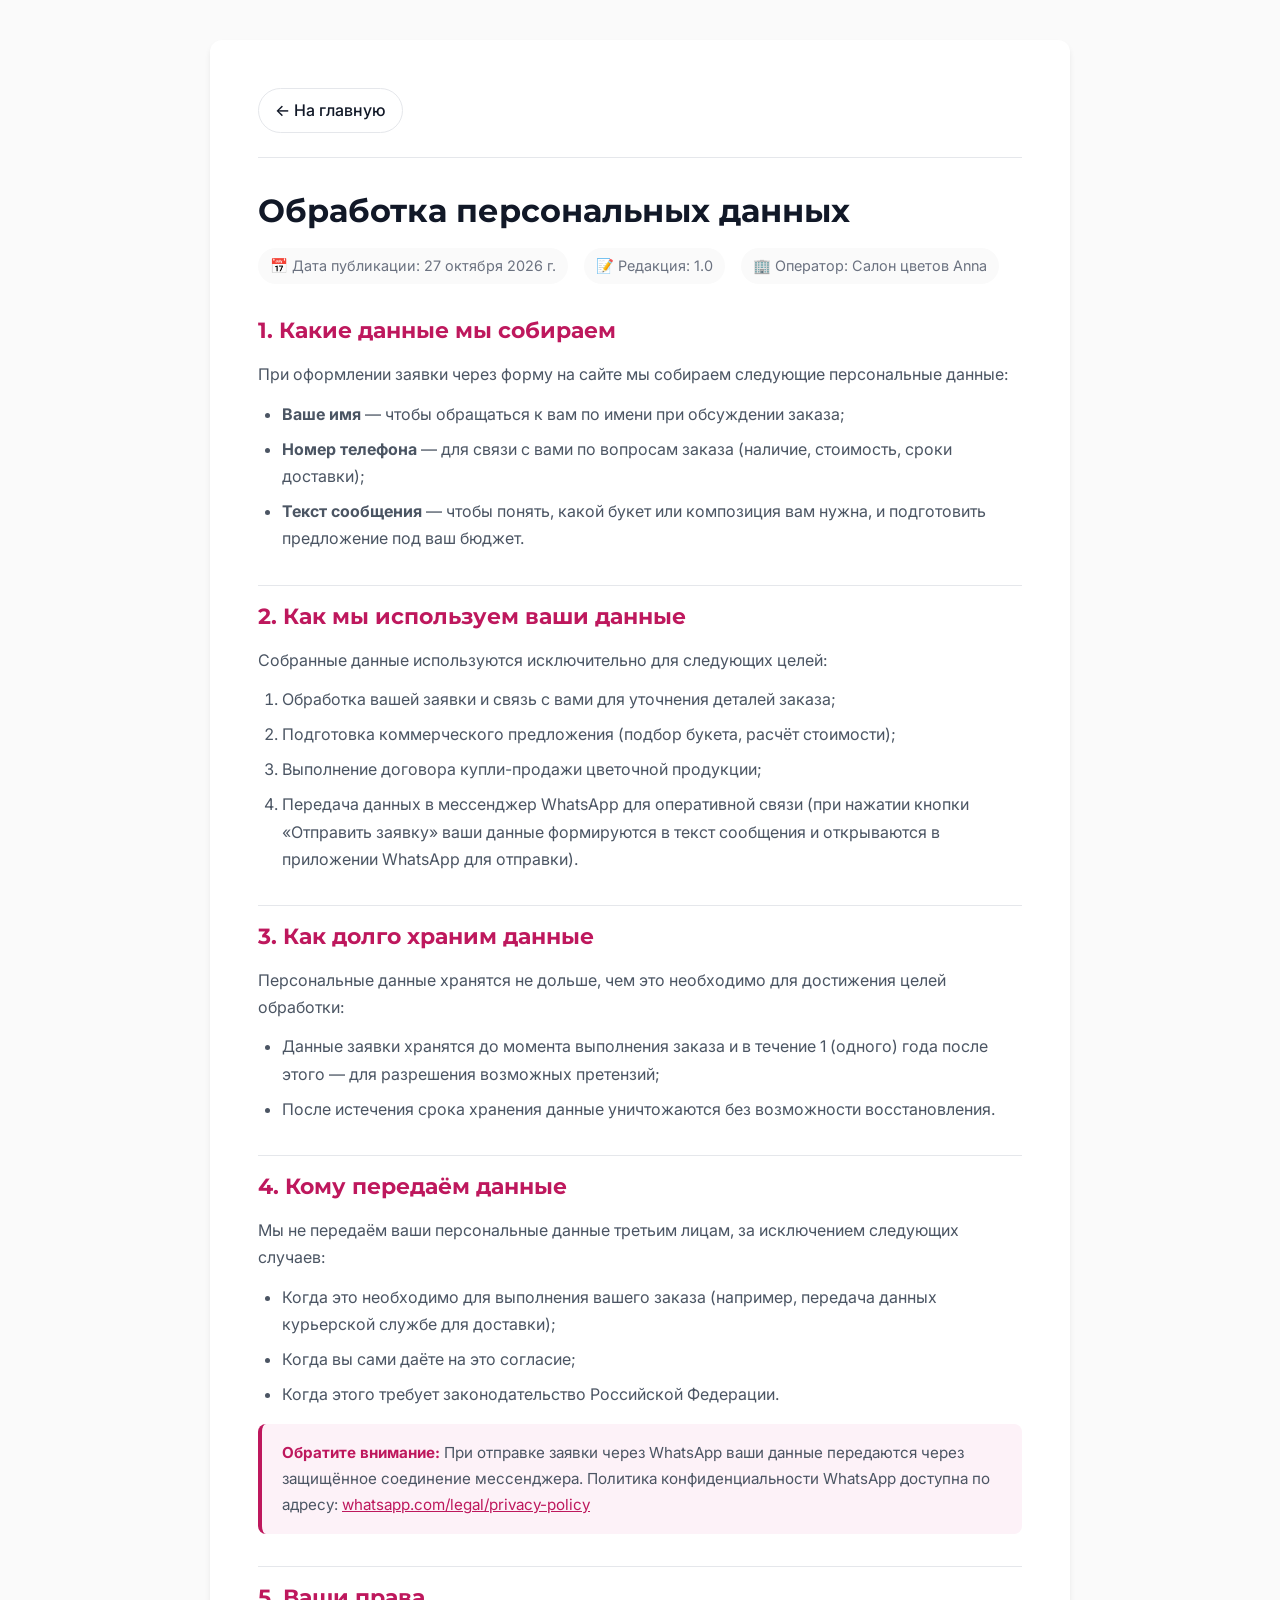
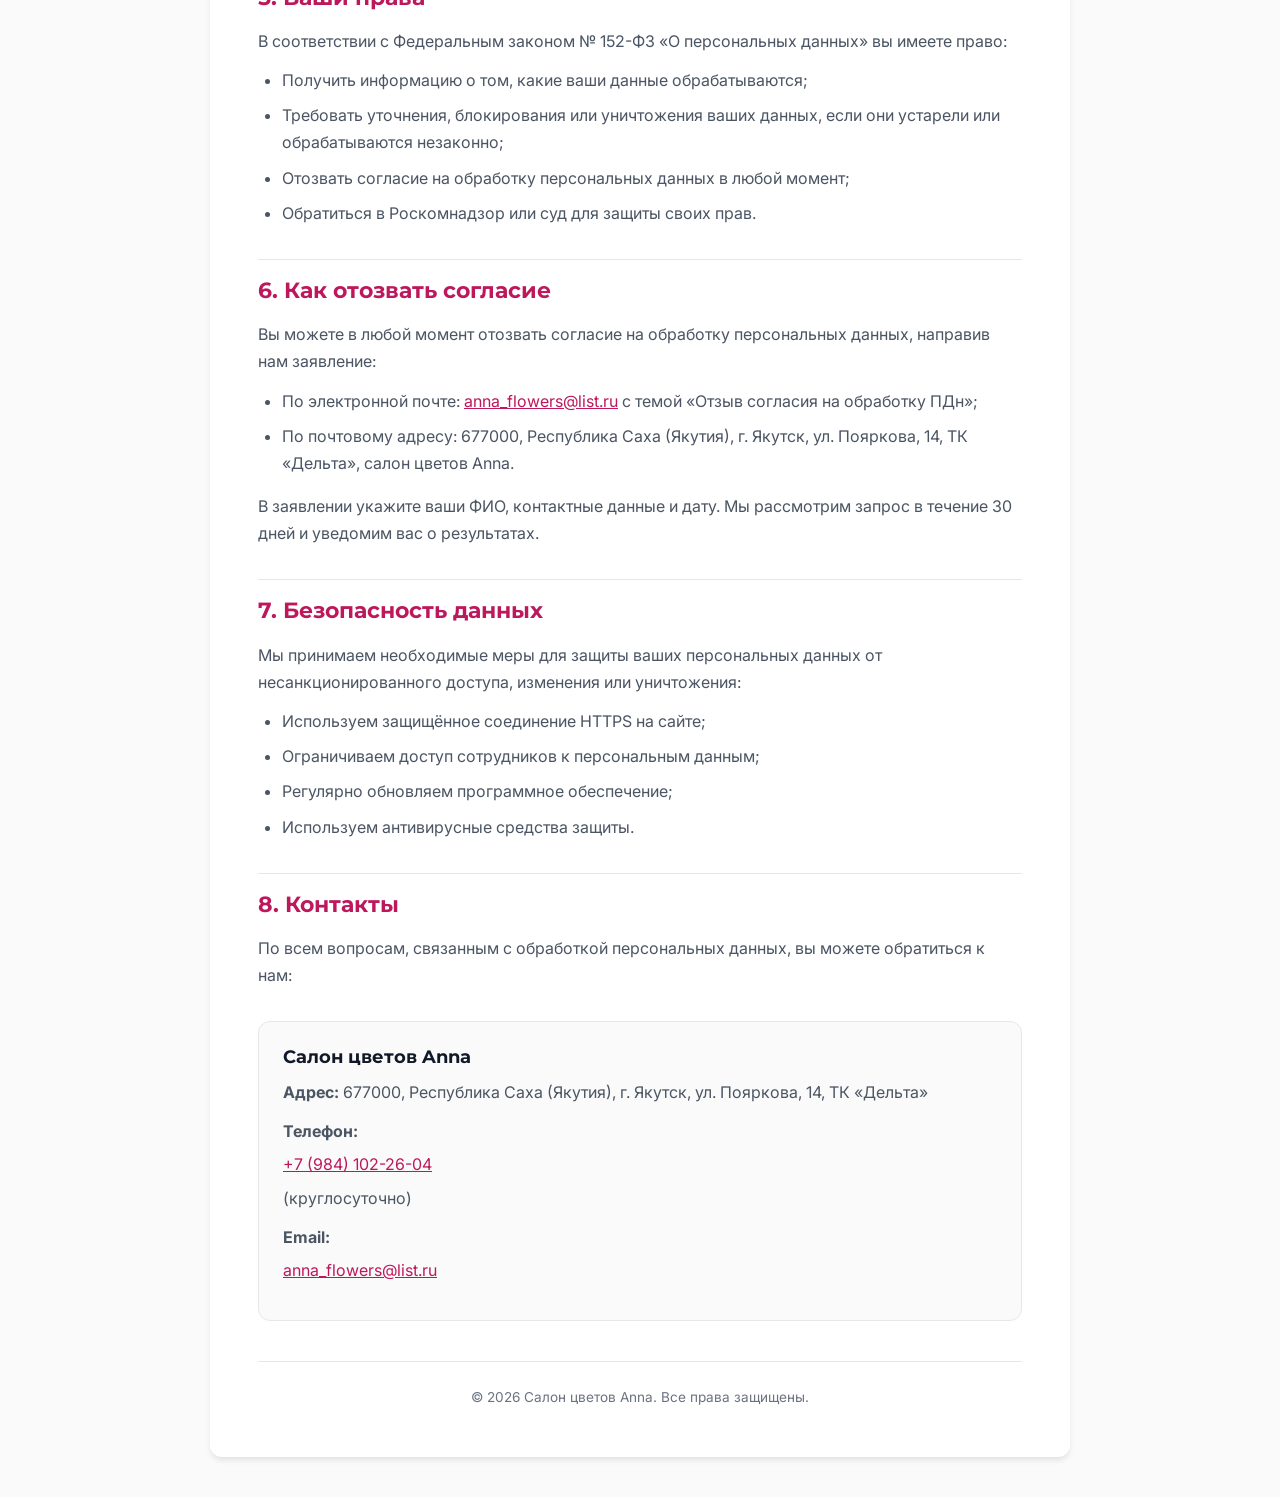
<file: data-processing.html>
<!DOCTYPE html>
<!-- Объявление типа документа HTML5 -->
<html lang="ru">
<head>
    <!-- ============================================
         БЛОК МЕТАДАННЫХ
         ============================================ -->
    <!-- Кодировка UTF-8 для корректного отображения русских букв -->
    <meta charset="UTF-8">
    <!-- Адаптивная вёрстка для мобильных устройств -->
    <meta name="viewport" content="width=device-width, initial-scale=1.0">
    <!-- Описание для поисковых систем -->
    <meta name="description" content="Обработка персональных данных в салоне цветов Anna Flowers. Какие данные собираются и как они используются.">
    <!-- noindex — запрещаем поисковикам индексировать эту страницу (юридический документ) -->
    <!-- follow — разрешаем переходить по ссылкам внутри документа -->
    <meta name="robots" content="noindex, follow">

    <!-- Заголовок вкладки браузера -->
    <title>Обработка персональных данных — Anna Flowers</title>

    <!-- ============================================
         ПОДКЛЮЧЕНИЕ ШРИФТОВ
         Те же шрифты, что и на основном сайте, для единообразия дизайна.
         ============================================ -->
    <link rel="preconnect" href="https://fonts.googleapis.com">
    <link rel="preconnect" href="https://fonts.gstatic.com" crossorigin>
    <link href="https://fonts.googleapis.com/css2?family=Inter:wght@400;500;600&family=Montserrat:wght@600;700;800&display=swap" rel="stylesheet">

    <style>
        /* ============================================
           CSS-ПЕРЕМЕННЫЕ
           Совпадают с основным сайтом для единообразия.
           ============================================ */
        :root {
            --primary: #BE185D;          /* Основной цвет бренда */
            --primary-hover: #9D174D;    /* Цвет при наведении */
            --primary-light: #FDF2F8;    /* Светло-розовый фон */
            --text-dark: #111827;        /* Тёмный текст */
            --text-body: #4B5563;        /* Основной текст */
            --text-light: #6B7280;       /* Второстепенный текст */
            --white: #FFFFFF;            /* Белый цвет */
            --bg-light: #FAFAFA;         /* Светлый фон секций */
            --border: #E5E7EB;           /* Цвет рамок */
            --shadow-md: 0 4px 6px -1px rgba(0, 0, 0, 0.1);
            --radius: 12px;              /* Радиус скругления */
            --transition: all 0.3s cubic-bezier(0.4, 0, 0.2, 1);
        }

        /* ============================================
           СБРОС СТИЛЕЙ И БАЗОВЫЕ НАСТРОЙКИ
           ============================================ */
        * { margin: 0; padding: 0; box-sizing: border-box; }
        html { scroll-behavior: smooth; }

        body {
            font-family: 'Inter', sans-serif;
            color: var(--text-body);
            line-height: 1.7;
            background: var(--bg-light);
            padding: 40px 20px;
            min-height: 100vh;
        }

        /* Заголовкам задаём более выразительный шрифт Montserrat */
        h1, h2, h3 {
            font-family: 'Montserrat', sans-serif;
            color: var(--text-dark);
            line-height: 1.3;
        }

        a { color: var(--primary); transition: var(--transition); }
        a:hover { color: var(--primary-hover); }

        /* ============================================
           КОНТЕЙНЕР ДОКУМЕНТА
           Центрированный блок с белым фоном и тенью.
           ============================================ */
        .privacy-container {
            max-width: 860px;
            margin: 0 auto;
            background: var(--white);
            border-radius: var(--radius);
            box-shadow: var(--shadow-md);
            padding: 48px;
        }

        /* Шапка документа с кнопкой возврата */
        .privacy-header {
            display: flex;
            align-items: center;
            justify-content: space-between;
            gap: 20px;
            margin-bottom: 32px;
            padding-bottom: 24px;
            border-bottom: 1px solid var(--border);
        }

        /* Кнопка "На главную" — стилизована как pill-кнопка */
        .back-link {
            display: inline-flex;
            align-items: center;
            gap: 8px;
            font-weight: 500;
            color: var(--text-dark);
            text-decoration: none;
            padding: 8px 16px;
            border-radius: 50px;
            border: 1px solid var(--border);
            transition: var(--transition);
            white-space: nowrap;
        }

        .back-link:hover {
            background: var(--primary-light);
            border-color: var(--primary);
            color: var(--primary);
        }

        /* Заголовок документа */
        .privacy-title {
            font-size: 2rem;
            margin-bottom: 16px;
        }

        /* Мета-информация: дата публикации, редакция, оператор */
        .privacy-meta {
            display: flex;
            flex-wrap: wrap;
            gap: 16px;
            font-size: 0.9rem;
            color: var(--text-light);
            margin-bottom: 32px;
        }

        /* Каждый бейдж мета-информации */
        .privacy-meta span {
            display: inline-flex;
            align-items: center;
            gap: 6px;
            padding: 6px 12px;
            background: var(--bg-light);
            border-radius: 50px;
        }

        /* ============================================
           СОДЕРЖАНИЕ ДОКУМЕНТА
           ============================================ */
        .privacy-content h2 {
            font-size: 1.4rem;
            margin: 32px 0 16px;
            padding-top: 16px;
            border-top: 1px solid var(--border);
            color: var(--primary);
        }

        /* У первого заголовка убираем верхнюю границу */
        .privacy-content h2:first-of-type {
            border-top: none;
            padding-top: 0;
        }

        .privacy-content h3 {
            font-size: 1.1rem;
            margin: 20px 0 10px;
            color: var(--text-dark);
        }

        .privacy-content p {
            margin-bottom: 12px;
        }

        .privacy-content ul, .privacy-content ol {
            margin: 12px 0 16px 24px;
        }

        .privacy-content li {
            margin-bottom: 8px;
        }

        /* Выделение важных блоков (например, предупреждение про WhatsApp) */
        .privacy-content .note {
            padding: 16px 20px;
            background: var(--primary-light);
            border-left: 4px solid var(--primary);
            border-radius: 8px;
            margin: 16px 0;
            font-size: 0.95rem;
        }

        .privacy-content .note strong {
            color: var(--primary);
        }

        /* Контактный блок в конце документа */
        .privacy-contacts {
            margin-top: 32px;
            padding: 24px;
            background: var(--bg-light);
            border-radius: var(--radius);
            border: 1px solid var(--border);
        }

        .privacy-contacts h3 {
            margin-top: 0;
        }

        .privacy-contacts a {
            display: block;
            margin: 6px 0;
        }

        /* Подвал документа */
        .privacy-footer {
            margin-top: 40px;
            padding-top: 24px;
            border-top: 1px solid var(--border);
            text-align: center;
            font-size: 0.85rem;
            color: var(--text-light);
        }

        /* ============================================
           АДАПТИВНОСТЬ
           ============================================ */
        @media (max-width: 768px) {
            body { padding: 20px 12px; }
            .privacy-container { padding: 28px 20px; }
            .privacy-title { font-size: 1.5rem; }
            .privacy-header { flex-direction: column; align-items: flex-start; }
            .privacy-content h2 { font-size: 1.2rem; }
        }
    </style>
</head>

<body>

    <!-- ============================================
         ОСНОВНОЙ КОНТЕНТ СТРАНИЦЫ
         <main> — семантический тег для основного содержимого страницы.
         ============================================ -->
    <main class="privacy-container">

        <!-- ============================================
             ШАПКА С КНОПКОЙ ВОЗВРАТА НА ГЛАВНУЮ
             Кнопка ведёт на index.html — главную страницу сайта.
             ============================================ -->
        <div class="privacy-header">
            <a href="index.html" class="back-link" aria-label="Вернуться на главную страницу">
                ← На главную
            </a>
        </div>

        <!-- Заголовок документа и мета-информация -->
        <h1 class="privacy-title">Обработка персональных данных</h1>
        <div class="privacy-meta">
            <!-- Дата публикации — обновляйте при внесении изменений в документ -->
            <span>📅 Дата публикации: 27 октября 2026 г.</span>
            <!-- Версия документа — увеличивайте при внесении изменений -->
            <span>📝 Редакция: 1.0</span>
            <span>🏢 Оператор: Салон цветов Anna</span>
        </div>

        <div class="privacy-content">

            <!-- ============================================
                 1. КАКИЕ ДАННЫЕ МЫ СОБИРАЕМ
                 Описываем конкретные данные, которые собирает форма.
                 ============================================ -->
            <h2 id="section-1">1. Какие данные мы собираем</h2>
            <p>При оформлении заявки через форму на сайте мы собираем следующие персональные данные:</p>
            <ul>
                <li><strong>Ваше имя</strong> — чтобы обращаться к вам по имени при обсуждении заказа;</li>
                <li><strong>Номер телефона</strong> — для связи с вами по вопросам заказа (наличие, стоимость, сроки доставки);</li>
                <li><strong>Текст сообщения</strong> — чтобы понять, какой букет или композиция вам нужна, и подготовить предложение под ваш бюджет.</li>
            </ul>

            <!-- ============================================
                 2. КАК МЫ ИСПОЛЬЗУЕМ ДАННЫЕ
                 Конкретные цели обработки — требование ФЗ-152.
                 ============================================ -->
            <h2 id="section-2">2. Как мы используем ваши данные</h2>
            <p>Собранные данные используются исключительно для следующих целей:</p>
            <ol>
                <li>Обработка вашей заявки и связь с вами для уточнения деталей заказа;</li>
                <li>Подготовка коммерческого предложения (подбор букета, расчёт стоимости);</li>
                <li>Выполнение договора купли-продажи цветочной продукции;</li>
                <li>Передача данных в мессенджер WhatsApp для оперативной связи (при нажатии кнопки «Отправить заявку» ваши данные формируются в текст сообщения и открываются в приложении WhatsApp для отправки).</li>
            </ol>

            <!-- ============================================
                 3. СРОК ХРАНЕНИЯ
                 Указываем конкретные сроки — это требование закона.
                 ============================================ -->
            <h2 id="section-3">3. Как долго храним данные</h2>
            <p>Персональные данные хранятся не дольше, чем это необходимо для достижения целей обработки:</p>
            <ul>
                <li>Данные заявки хранятся до момента выполнения заказа и в течение 1 (одного) года после этого — для разрешения возможных претензий;</li>
                <li>После истечения срока хранения данные уничтожаются без возможности восстановления.</li>
            </ul>

            <!-- ============================================
                 4. КОМУ ПЕРЕДАЁМ ДАННЫЕ
                 Важно: указываем WhatsApp, так как заявка реально отправляется в мессенджер.
                 ============================================ -->
            <h2 id="section-4">4. Кому передаём данные</h2>
            <p>Мы не передаём ваши персональные данные третьим лицам, за исключением следующих случаев:</p>
            <ul>
                <li>Когда это необходимо для выполнения вашего заказа (например, передача данных курьерской службе для доставки);</li>
                <li>Когда вы сами даёте на это согласие;</li>
                <li>Когда этого требует законодательство Российской Федерации.</li>
            </ul>

            <!-- Предупреждение про WhatsApp — важно для прозрачности -->
            <div class="note">
                <strong>Обратите внимание:</strong> При отправке заявки через WhatsApp ваши данные передаются через защищённое соединение мессенджера. Политика конфиденциальности WhatsApp доступна по адресу: <a href="https://www.whatsapp.com/legal/privacy-policy" target="_blank" rel="noopener">whatsapp.com/legal/privacy-policy</a>
            </div>

            <!-- ============================================
                 5. ПРАВА ПОЛЬЗОВАТЕЛЯ
                 Перечисляем права из ст. 14 ФЗ-152.
                 ============================================ -->
            <h2 id="section-5">5. Ваши права</h2>
            <p>В соответствии с Федеральным законом № 152-ФЗ «О персональных данных» вы имеете право:</p>
            <ul>
                <li>Получить информацию о том, какие ваши данные обрабатываются;</li>
                <li>Требовать уточнения, блокирования или уничтожения ваших данных, если они устарели или обрабатываются незаконно;</li>
                <li>Отозвать согласие на обработку персональных данных в любой момент;</li>
                <li>Обратиться в Роскомнадзор или суд для защиты своих прав.</li>
            </ul>

            <!-- ============================================
                 6. КАК ОТОЗВАТЬ СОГЛАСИЕ
                 Важный раздел — пользователь должен знать, как отозвать согласие.
                 ============================================ -->
            <h2 id="section-6">6. Как отозвать согласие</h2>
            <p>Вы можете в любой момент отозвать согласие на обработку персональных данных, направив нам заявление:</p>
            <ul>
                <li>По электронной почте: <a href="mailto:anna_flowers@list.ru">anna_flowers@list.ru</a> с темой «Отзыв согласия на обработку ПДн»;</li>
                <li>По почтовому адресу: 677000, Республика Саха (Якутия), г. Якутск, ул. Пояркова, 14, ТК «Дельта», салон цветов Anna.</li>
            </ul>
            <p>В заявлении укажите ваши ФИО, контактные данные и дату. Мы рассмотрим запрос в течение 30 дней и уведомим вас о результатах.</p>

            <!-- ============================================
                 7. БЕЗОПАСНОСТЬ ДАННЫХ
                 Описываем технические и организационные меры.
                 ============================================ -->
            <h2 id="section-7">7. Безопасность данных</h2>
            <p>Мы принимаем необходимые меры для защиты ваших персональных данных от несанкционированного доступа, изменения или уничтожения:</p>
            <ul>
                <li>Используем защищённое соединение HTTPS на сайте;</li>
                <li>Ограничиваем доступ сотрудников к персональным данным;</li>
                <li>Регулярно обновляем программное обеспечение;</li>
                <li>Используем антивирусные средства защиты.</li>
            </ul>

            <!-- ============================================
                 8. КОНТАКТНАЯ ИНФОРМАЦИЯ
                 Блок с контактами оператора для связи по вопросам ПДн.
                 ============================================ -->
            <h2 id="section-8">8. Контакты</h2>
            <p>По всем вопросам, связанным с обработкой персональных данных, вы можете обратиться к нам:</p>

            <div class="privacy-contacts">
                <h3>Салон цветов Anna</h3>
                <p><strong>Адрес:</strong> 677000, Республика Саха (Якутия), г. Якутск, ул. Пояркова, 14, ТК «Дельта»</p>
                <p><strong>Телефон:</strong> <a href="tel:+79841022604">+7 (984) 102-26-04</a> (круглосуточно)</p>
                <p><strong>Email:</strong> <a href="mailto:anna_flowers@list.ru">anna_flowers@list.ru</a></p>
            </div>
        </div>

        <!-- Подвал документа -->
        <div class="privacy-footer">
            <p>© 2026 Салон цветов Anna. Все права защищены.</p>
        </div>
    </main>

</body>
</html>
</file>
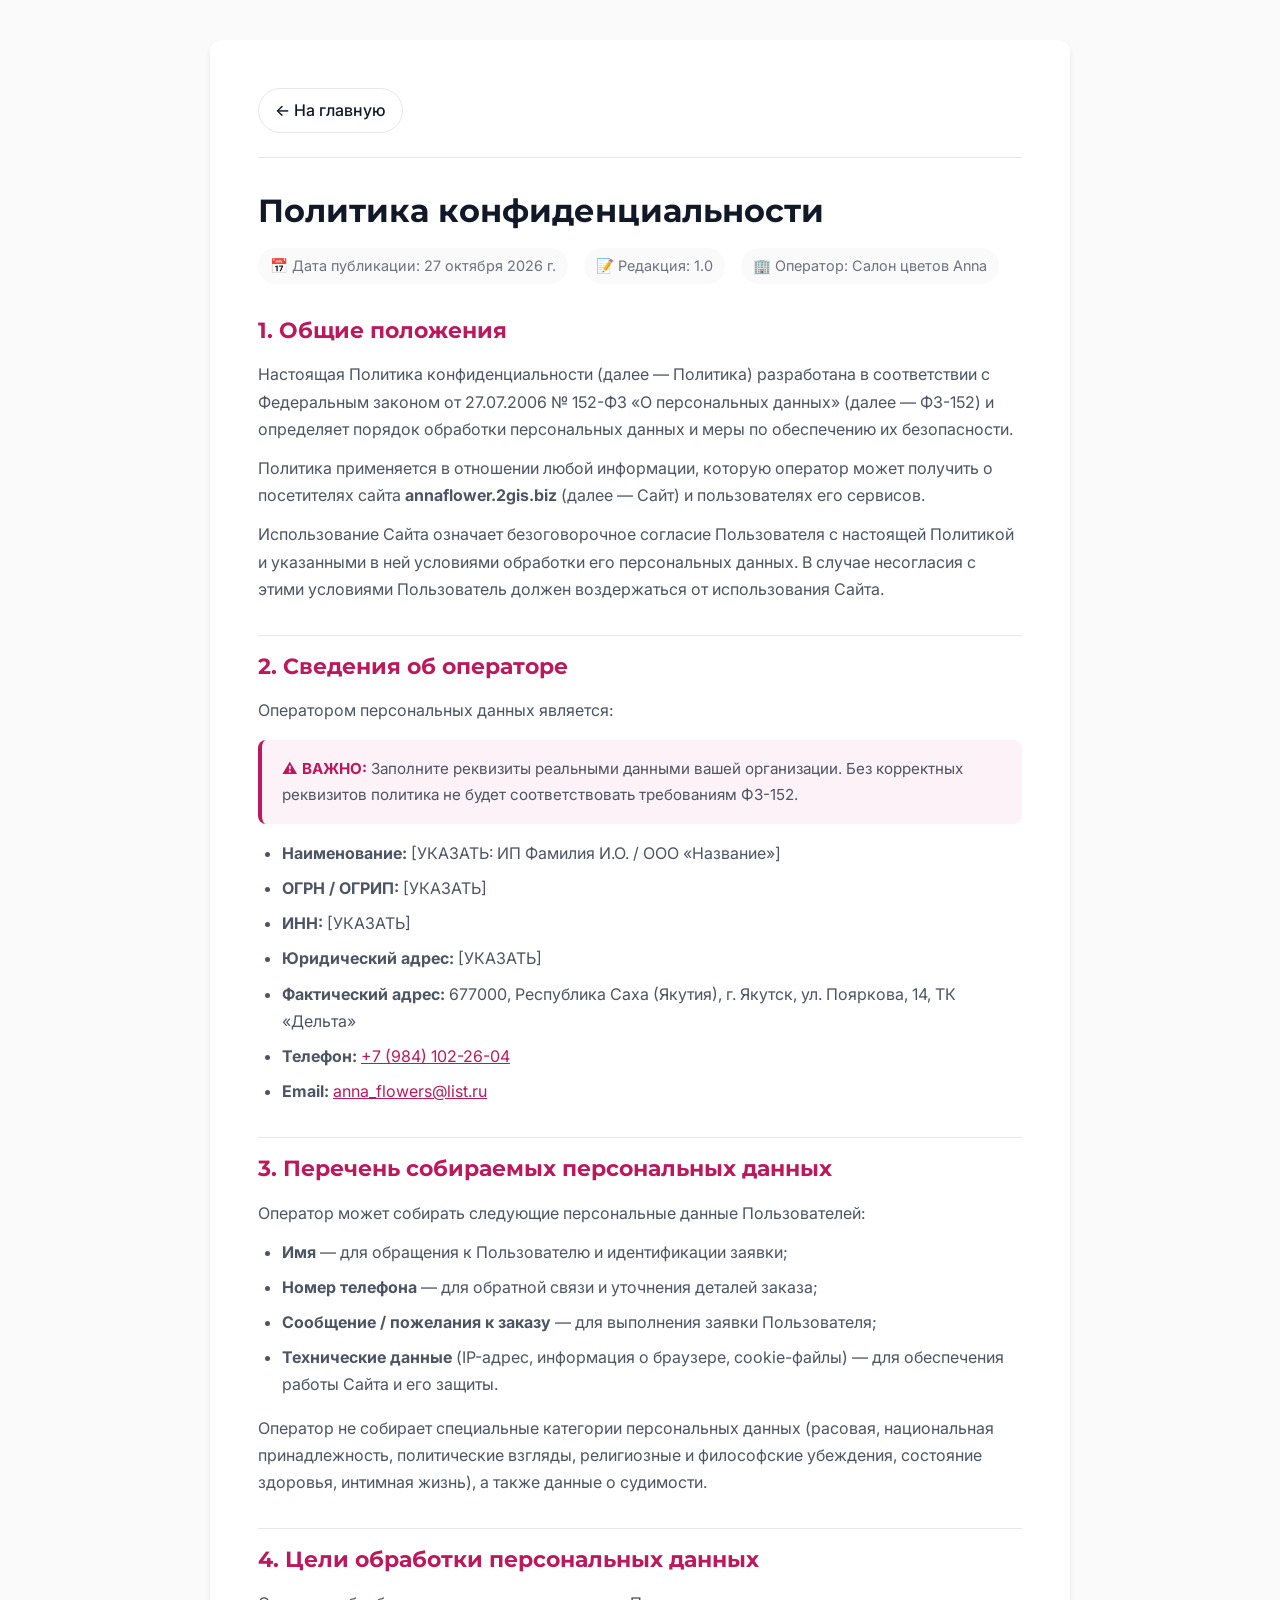
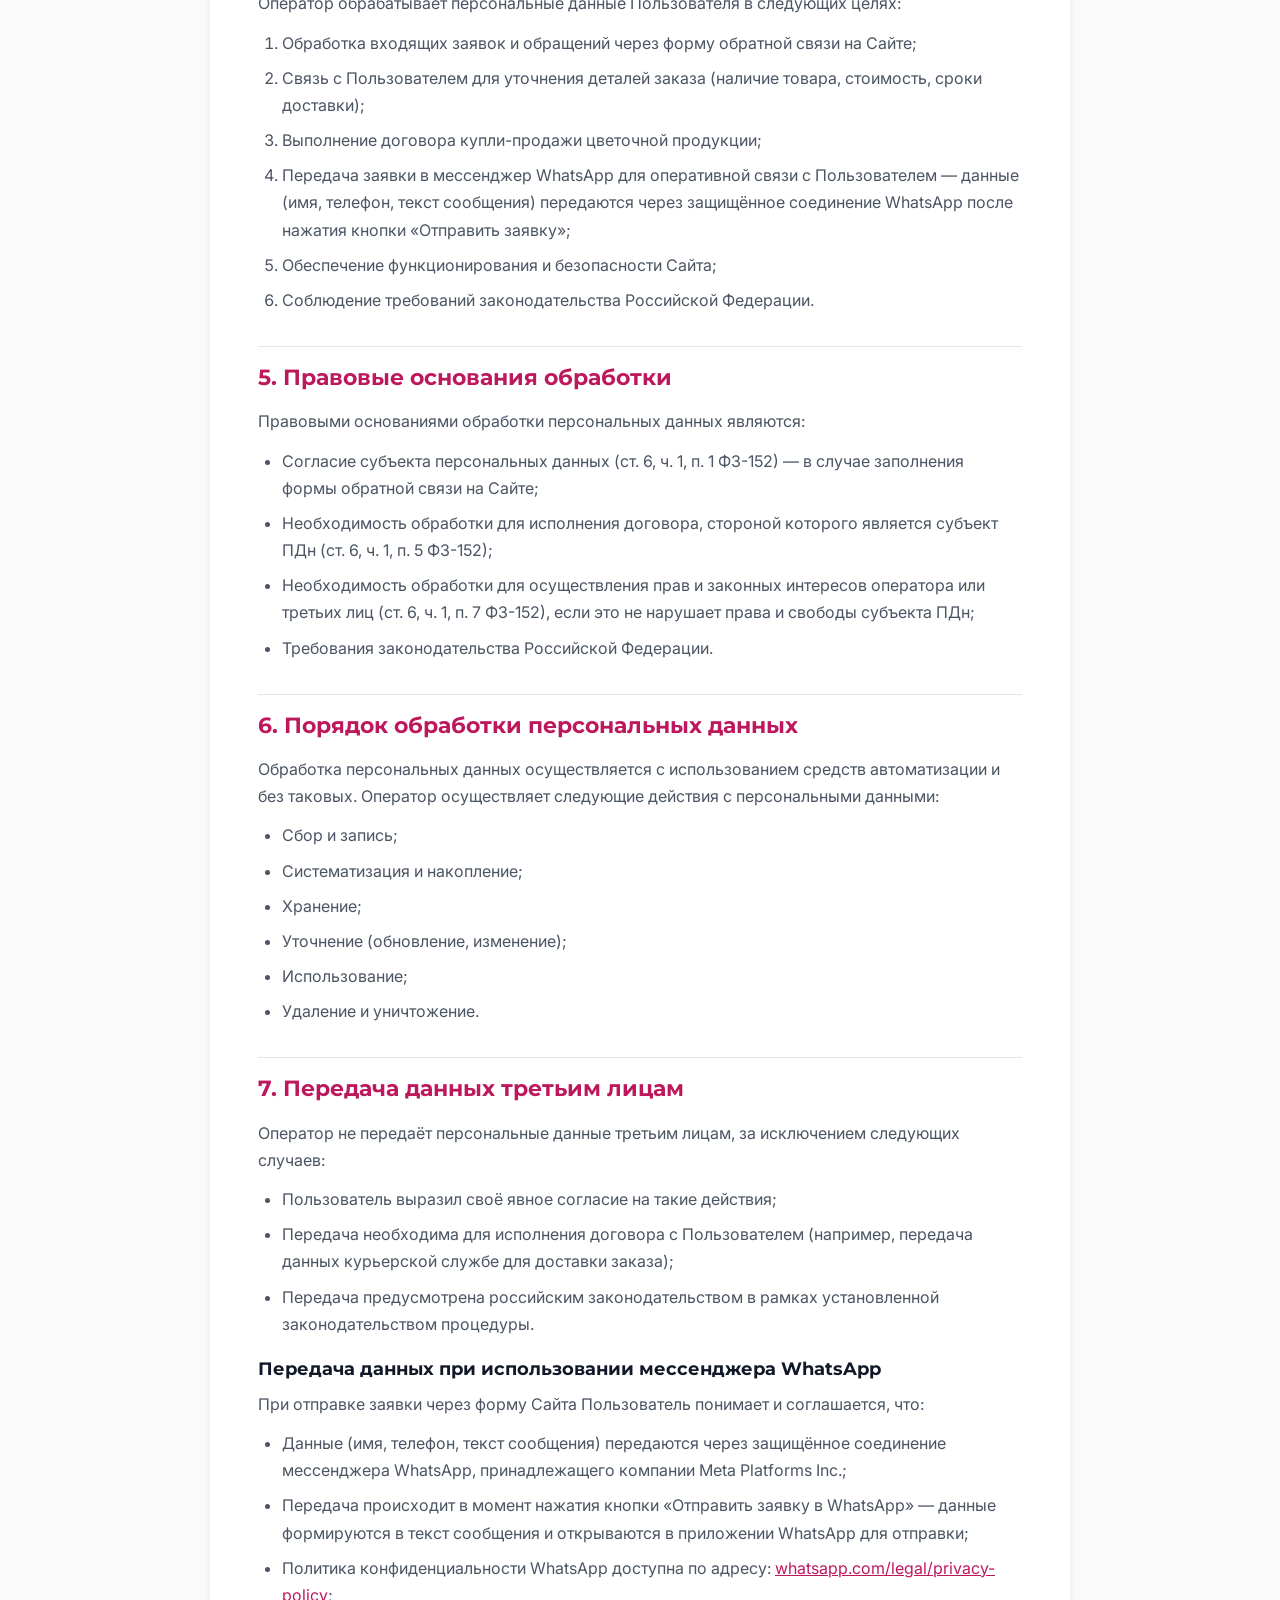
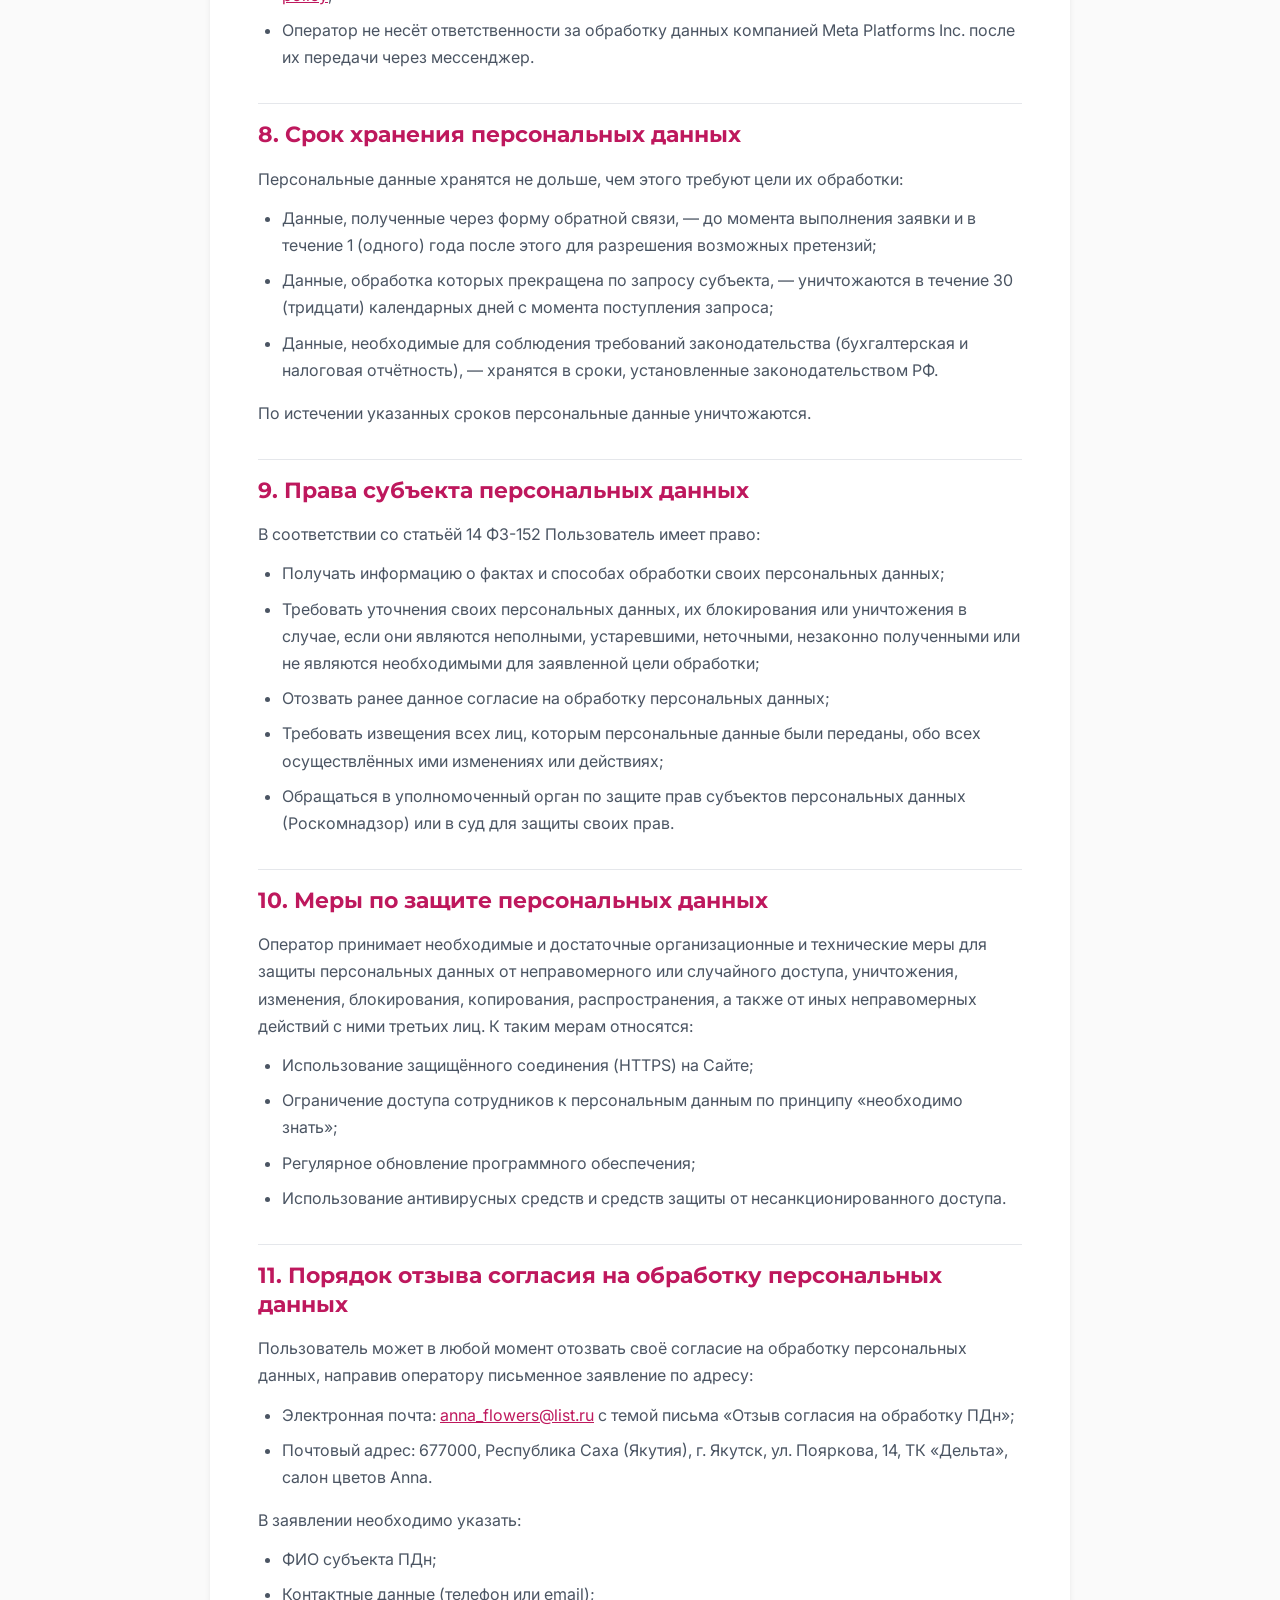
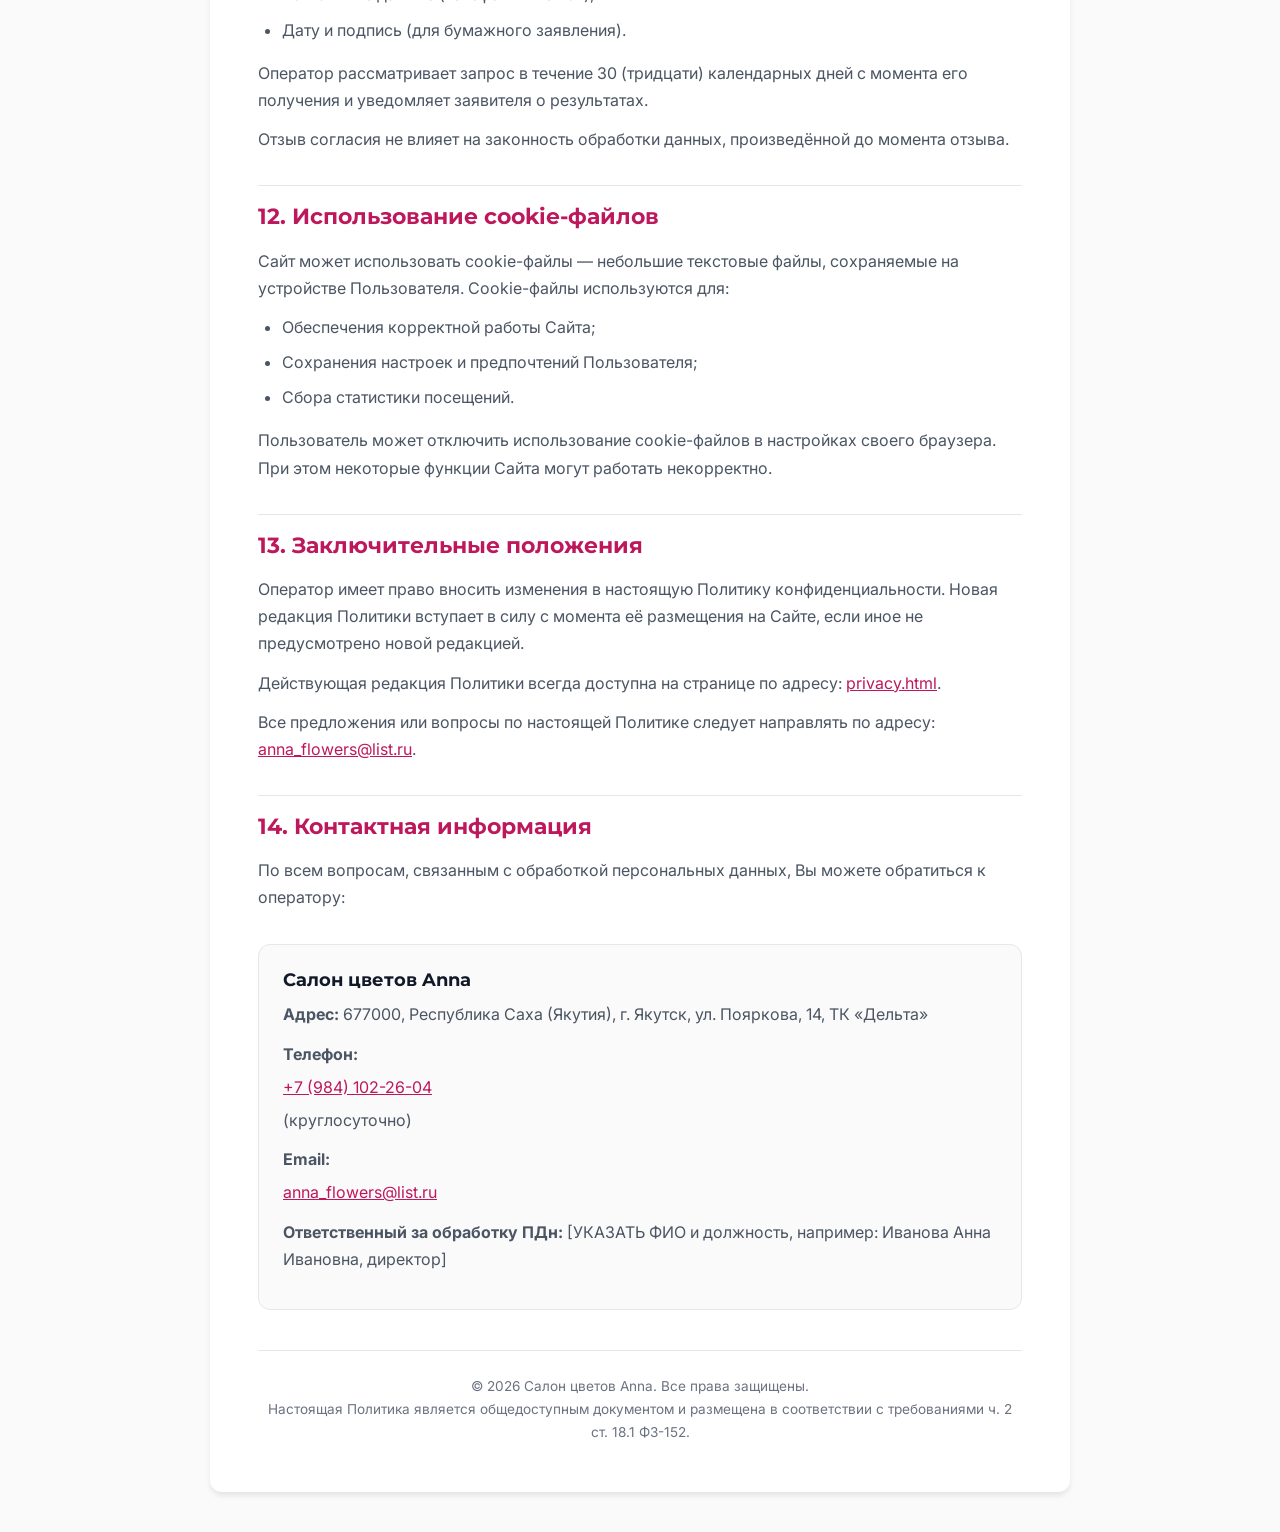
<file: privacy.html>
<!DOCTYPE html>
<!-- Объявление типа документа HTML5 -->
<html lang="ru">
<head>
    <!-- ============================================
         БЛОК МЕТАДАННЫХ
         ============================================ -->
    <!-- Кодировка UTF-8 для корректного отображения русских букв -->
    <meta charset="UTF-8">
    <!-- Адаптивная вёрстка для мобильных устройств -->
    <meta name="viewport" content="width=device-width, initial-scale=1.0">
    <!-- Описание для поисковых систем -->
    <meta name="description" content="Политика конфиденциальности салона цветов Anna Flowers в Якутске. Обработка персональных данных в соответствии с ФЗ-152.">
    <!-- noindex — запрещаем поисковикам индексировать эту страницу (юридический документ, не нужен в поиске) -->
    <!-- follow — разрешаем переходить по ссылкам внутри документа -->
    <meta name="robots" content="noindex, follow">

    <!-- Заголовок вкладки браузера -->
    <title>Политика конфиденциальности — Anna Flowers</title>

    <!-- ============================================
         ПОДКЛЮЧЕНИЕ ШРИФТОВ
         Те же шрифты, что и на основном сайте, для единообразия дизайна.
         ============================================ -->
    <link rel="preconnect" href="https://fonts.googleapis.com">
    <link rel="preconnect" href="https://fonts.gstatic.com" crossorigin>
    <link href="https://fonts.googleapis.com/css2?family=Inter:wght@400;500;600&family=Montserrat:wght@600;700;800&display=swap" rel="stylesheet">

    <style>
        /* ============================================
           CSS-ПЕРЕМЕННЫЕ
           Совпадают с основным сайтом для единообразия.
           ============================================ */
        :root {
            --primary: #BE185D;          /* Основной цвет бренда */
            --primary-hover: #9D174D;    /* Цвет при наведении */
            --primary-light: #FDF2F8;    /* Светло-розовый фон */
            --text-dark: #111827;        /* Тёмный текст */
            --text-body: #4B5563;        /* Основной текст */
            --text-light: #6B7280;       /* Второстепенный текст */
            --white: #FFFFFF;            /* Белый цвет */
            --bg-light: #FAFAFA;         /* Светлый фон секций */
            --border: #E5E7EB;           /* Цвет рамок */
            --shadow-sm: 0 1px 2px rgba(0, 0, 0, 0.05);
            --shadow-md: 0 4px 6px -1px rgba(0, 0, 0, 0.1);
            --radius: 12px;              /* Радиус скругления */
            --transition: all 0.3s cubic-bezier(0.4, 0, 0.2, 1);
        }

        /* ============================================
           СБРОС СТИЛЕЙ И БАЗОВЫЕ НАСТРОЙКИ
           ============================================ */
        * { margin: 0; padding: 0; box-sizing: border-box; }
        html { scroll-behavior: smooth; }

        body {
            font-family: 'Inter', sans-serif;
            color: var(--text-body);
            line-height: 1.7;
            background: var(--bg-light);
            padding: 40px 20px;
            min-height: 100vh;
        }

        /* Заголовкам задаём более выразительный шрифт Montserrat */
        h1, h2, h3 {
            font-family: 'Montserrat', sans-serif;
            color: var(--text-dark);
            line-height: 1.3;
        }

        a { color: var(--primary); transition: var(--transition); }
        a:hover { color: var(--primary-hover); }

        /* ============================================
           КОНТЕЙНЕР ДОКУМЕНТА
           Центрированный блок с белым фоном и тенью.
           ============================================ */
        .privacy-container {
            max-width: 860px;
            margin: 0 auto;
            background: var(--white);
            border-radius: var(--radius);
            box-shadow: var(--shadow-md);
            padding: 48px;
        }

        /* Шапка документа с кнопкой возврата */
        .privacy-header {
            display: flex;
            align-items: center;
            justify-content: space-between;
            gap: 20px;
            margin-bottom: 32px;
            padding-bottom: 24px;
            border-bottom: 1px solid var(--border);
        }

        /* Кнопка "На главную" — стилизована как pill-кнопка */
        .back-link {
            display: inline-flex;
            align-items: center;
            gap: 8px;
            font-weight: 500;
            color: var(--text-dark);
            text-decoration: none;
            padding: 8px 16px;
            border-radius: 50px;
            border: 1px solid var(--border);
            transition: var(--transition);
            white-space: nowrap;
        }

        .back-link:hover {
            background: var(--primary-light);
            border-color: var(--primary);
            color: var(--primary);
        }

        /* Заголовок документа */
        .privacy-title {
            font-size: 2rem;
            margin-bottom: 16px;
        }

        /* Мета-информация: дата публикации, редакция, оператор */
        .privacy-meta {
            display: flex;
            flex-wrap: wrap;
            gap: 16px;
            font-size: 0.9rem;
            color: var(--text-light);
            margin-bottom: 32px;
        }

        /* Каждый бейдж мета-информации */
        .privacy-meta span {
            display: inline-flex;
            align-items: center;
            gap: 6px;
            padding: 6px 12px;
            background: var(--bg-light);
            border-radius: 50px;
        }

        /* ============================================
           СОДЕРЖАНИЕ ДОКУМЕНТА
           ============================================ */
        .privacy-content h2 {
            font-size: 1.4rem;
            margin: 32px 0 16px;
            padding-top: 16px;
            border-top: 1px solid var(--border);
            color: var(--primary);
        }

        /* У первого заголовка убираем верхнюю границу */
        .privacy-content h2:first-of-type {
            border-top: none;
            padding-top: 0;
        }

        .privacy-content h3 {
            font-size: 1.1rem;
            margin: 20px 0 10px;
            color: var(--text-dark);
        }

        .privacy-content p {
            margin-bottom: 12px;
        }

        .privacy-content ul, .privacy-content ol {
            margin: 12px 0 16px 24px;
        }

        .privacy-content li {
            margin-bottom: 8px;
        }

        /* Выделение важных блоков (например, предупреждение о заполнении реквизитов) */
        .privacy-content .note {
            padding: 16px 20px;
            background: var(--primary-light);
            border-left: 4px solid var(--primary);
            border-radius: 8px;
            margin: 16px 0;
            font-size: 0.95rem;
        }

        .privacy-content .note strong {
            color: var(--primary);
        }

        /* Контактный блок в конце документа */
        .privacy-contacts {
            margin-top: 32px;
            padding: 24px;
            background: var(--bg-light);
            border-radius: var(--radius);
            border: 1px solid var(--border);
        }

        .privacy-contacts h3 {
            margin-top: 0;
        }

        .privacy-contacts a {
            display: block;
            margin: 6px 0;
        }

        /* Подвал документа */
        .privacy-footer {
            margin-top: 40px;
            padding-top: 24px;
            border-top: 1px solid var(--border);
            text-align: center;
            font-size: 0.85rem;
            color: var(--text-light);
        }

        /* ============================================
           АДАПТИВНОСТЬ
           ============================================ */
        @media (max-width: 768px) {
            body { padding: 20px 12px; }
            .privacy-container { padding: 28px 20px; }
            .privacy-title { font-size: 1.5rem; }
            .privacy-header { flex-direction: column; align-items: flex-start; }
            .privacy-content h2 { font-size: 1.2rem; }
        }
    </style>
</head>

<body>

    <!-- ============================================
         ОСНОВНОЙ КОНТЕНТ СТРАНИЦЫ
         <main> — семантический тег для основного содержимого страницы.
         ============================================ -->
    <main class="privacy-container">

        <!-- ============================================
             ШАПКА С КНОПКОЙ ВОЗВРАТА НА ГЛАВНУЮ
             Кнопка ведёт на index.html — главную страницу сайта.
             ============================================ -->
        <div class="privacy-header">
            <a href="index.html" class="back-link" aria-label="Вернуться на главную страницу">
                ← На главную
            </a>
        </div>

        <!-- Заголовок документа и мета-информация -->
        <h1 class="privacy-title">Политика конфиденциальности</h1>
        <div class="privacy-meta">
            <!-- Дата публикации — обновляйте при внесении изменений в документ -->
            <span>📅 Дата публикации: 27 октября 2026 г.</span>
            <!-- Версия документа — увеличивайте при внесении изменений -->
            <span>📝 Редакция: 1.0</span>
            <span>🏢 Оператор: Салон цветов Anna</span>
        </div>

        <div class="privacy-content">

            <!-- ============================================
                 1. ОБЩИЕ ПОЛОЖЕНИЯ
                 Вводный раздел, объясняющий назначение документа.
                 ============================================ -->
            <h2 id="section-1">1. Общие положения</h2>
            <p>Настоящая Политика конфиденциальности (далее — Политика) разработана в соответствии с Федеральным законом от 27.07.2006 № 152-ФЗ «О персональных данных» (далее — ФЗ-152) и определяет порядок обработки персональных данных и меры по обеспечению их безопасности.</p>
            <p>Политика применяется в отношении любой информации, которую оператор может получить о посетителях сайта <strong>annaflower.2gis.biz</strong> (далее — Сайт) и пользователях его сервисов.</p>
            <p>Использование Сайта означает безоговорочное согласие Пользователя с настоящей Политикой и указанными в ней условиями обработки его персональных данных. В случае несогласия с этими условиями Пользователь должен воздержаться от использования Сайта.</p>

            <!-- ============================================
                 2. СВЕДЕНИЯ ОБ ОПЕРАТОРЕ
                 ВАЖНО: заполните плейсхолдеры реальными данными вашей организации.
                 Без корректных реквизитов политика не соответствует ФЗ-152.
                 ============================================ -->
            <h2 id="section-2">2. Сведения об операторе</h2>
            <p>Оператором персональных данных является:</p>

            <!-- Предупреждение для администратора сайта -->
            <div class="note">
                <strong>⚠️ ВАЖНО:</strong> Заполните реквизиты реальными данными вашей организации.
                Без корректных реквизитов политика не будет соответствовать требованиям ФЗ-152.
            </div>

            <ul>
                <li><strong>Наименование:</strong> [УКАЗАТЬ: ИП Фамилия И.О. / ООО «Название»]</li>
                <li><strong>ОГРН / ОГРИП:</strong> [УКАЗАТЬ]</li>
                <li><strong>ИНН:</strong> [УКАЗАТЬ]</li>
                <li><strong>Юридический адрес:</strong> [УКАЗАТЬ]</li>
                <li><strong>Фактический адрес:</strong> 677000, Республика Саха (Якутия), г. Якутск, ул. Пояркова, 14, ТК «Дельта»</li>
                <li><strong>Телефон:</strong> <a href="tel:+79841022604">+7 (984) 102-26-04</a></li>
                <li><strong>Email:</strong> <a href="mailto:anna_flowers@list.ru">anna_flowers@list.ru</a></li>
            </ul>

            <!-- ============================================
                 3. ПЕРЕЧЕНЬ СОБИРАЕМЫХ ПДн
                 Описываем, какие именно данные мы собираем через форму.
                 ============================================ -->
            <h2 id="section-3">3. Перечень собираемых персональных данных</h2>
            <p>Оператор может собирать следующие персональные данные Пользователей:</p>
            <ul>
                <li><strong>Имя</strong> — для обращения к Пользователю и идентификации заявки;</li>
                <li><strong>Номер телефона</strong> — для обратной связи и уточнения деталей заказа;</li>
                <li><strong>Сообщение / пожелания к заказу</strong> — для выполнения заявки Пользователя;</li>
                <li><strong>Технические данные</strong> (IP-адрес, информация о браузере, cookie-файлы) — для обеспечения работы Сайта и его защиты.</li>
            </ul>
            <p>Оператор не собирает специальные категории персональных данных (расовая, национальная принадлежность, политические взгляды, религиозные и философские убеждения, состояние здоровья, интимная жизнь), а также данные о судимости.</p>

            <!-- ============================================
                 4. ЦЕЛИ ОБРАБОТКИ
                 Указываем конкретные цели — это требование ФЗ-152.
                 Обработка без цели = нарушение закона.
                 ============================================ -->
            <h2 id="section-4">4. Цели обработки персональных данных</h2>
            <p>Оператор обрабатывает персональные данные Пользователя в следующих целях:</p>
            <ol>
                <li>Обработка входящих заявок и обращений через форму обратной связи на Сайте;</li>
                <li>Связь с Пользователем для уточнения деталей заказа (наличие товара, стоимость, сроки доставки);</li>
                <li>Выполнение договора купли-продажи цветочной продукции;</li>
                <li>Передача заявки в мессенджер WhatsApp для оперативной связи с Пользователем — данные (имя, телефон, текст сообщения) передаются через защищённое соединение WhatsApp после нажатия кнопки «Отправить заявку»;</li>
                <li>Обеспечение функционирования и безопасности Сайта;</li>
                <li>Соблюдение требований законодательства Российской Федерации.</li>
            </ol>

            <!-- ============================================
                 5. ПРАВОВЫЕ ОСНОВАНИЯ
                 Указываем конкретные пункты ст. 6 ФЗ-152.
                 ============================================ -->
            <h2 id="section-5">5. Правовые основания обработки</h2>
            <p>Правовыми основаниями обработки персональных данных являются:</p>
            <ul>
                <li>Согласие субъекта персональных данных (ст. 6, ч. 1, п. 1 ФЗ-152) — в случае заполнения формы обратной связи на Сайте;</li>
                <li>Необходимость обработки для исполнения договора, стороной которого является субъект ПДн (ст. 6, ч. 1, п. 5 ФЗ-152);</li>
                <li>Необходимость обработки для осуществления прав и законных интересов оператора или третьих лиц (ст. 6, ч. 1, п. 7 ФЗ-152), если это не нарушает права и свободы субъекта ПДн;</li>
                <li>Требования законодательства Российской Федерации.</li>
            </ul>

            <!-- ============================================
                 6. ПОРЯДОК ОБРАБОТКИ
                 Перечисляем действия с данными — это требование ст. 18.1 ФЗ-152.
                 ============================================ -->
            <h2 id="section-6">6. Порядок обработки персональных данных</h2>
            <p>Обработка персональных данных осуществляется с использованием средств автоматизации и без таковых. Оператор осуществляет следующие действия с персональными данными:</p>
            <ul>
                <li>Сбор и запись;</li>
                <li>Систематизация и накопление;</li>
                <li>Хранение;</li>
                <li>Уточнение (обновление, изменение);</li>
                <li>Использование;</li>
                <li>Удаление и уничтожение.</li>
            </ul>

            <!-- ============================================
                 7. ПЕРЕДАЧА ТРЕТЬИМ ЛИЦАМ
                 Важно: здесь указываем WhatsApp, так как заявка реально
                 отправляется в мессенджер. Это прозрачность для пользователя.
                 ============================================ -->
            <h2 id="section-7">7. Передача данных третьим лицам</h2>
            <p>Оператор не передаёт персональные данные третьим лицам, за исключением следующих случаев:</p>
            <ul>
                <li>Пользователь выразил своё явное согласие на такие действия;</li>
                <li>Передача необходима для исполнения договора с Пользователем (например, передача данных курьерской службе для доставки заказа);</li>
                <li>Передача предусмотрена российским законодательством в рамках установленной законодательством процедуры.</li>
            </ul>

            <h3>Передача данных при использовании мессенджера WhatsApp</h3>
            <p>При отправке заявки через форму Сайта Пользователь понимает и соглашается, что:</p>
            <ul>
                <li>Данные (имя, телефон, текст сообщения) передаются через защищённое соединение мессенджера WhatsApp, принадлежащего компании Meta Platforms Inc.;</li>
                <li>Передача происходит в момент нажатия кнопки «Отправить заявку в WhatsApp» — данные формируются в текст сообщения и открываются в приложении WhatsApp для отправки;</li>
                <li>Политика конфиденциальности WhatsApp доступна по адресу: <a href="https://www.whatsapp.com/legal/privacy-policy" target="_blank" rel="noopener">whatsapp.com/legal/privacy-policy</a>;</li>
                <li>Оператор не несёт ответственности за обработку данных компанией Meta Platforms Inc. после их передачи через мессенджер.</li>
            </ul>

            <!-- ============================================
                 8. СРОК ХРАНЕНИЯ
                 Указываем конкретные сроки — это требование закона.
                 ============================================ -->
            <h2 id="section-8">8. Срок хранения персональных данных</h2>
            <p>Персональные данные хранятся не дольше, чем этого требуют цели их обработки:</p>
            <ul>
                <li>Данные, полученные через форму обратной связи, — до момента выполнения заявки и в течение 1 (одного) года после этого для разрешения возможных претензий;</li>
                <li>Данные, обработка которых прекращена по запросу субъекта, — уничтожаются в течение 30 (тридцати) календарных дней с момента поступления запроса;</li>
                <li>Данные, необходимые для соблюдения требований законодательства (бухгалтерская и налоговая отчётность), — хранятся в сроки, установленные законодательством РФ.</li>
            </ul>
            <p>По истечении указанных сроков персональные данные уничтожаются.</p>

            <!-- ============================================
                 9. ПРАВА СУБЪЕКТА ПДн
                 Перечисляем права из ст. 14 ФЗ-152 — пользователь должен их знать.
                 ============================================ -->
            <h2 id="section-9">9. Права субъекта персональных данных</h2>
            <p>В соответствии со статьёй 14 ФЗ-152 Пользователь имеет право:</p>
            <ul>
                <li>Получать информацию о фактах и способах обработки своих персональных данных;</li>
                <li>Требовать уточнения своих персональных данных, их блокирования или уничтожения в случае, если они являются неполными, устаревшими, неточными, незаконно полученными или не являются необходимыми для заявленной цели обработки;</li>
                <li>Отозвать ранее данное согласие на обработку персональных данных;</li>
                <li>Требовать извещения всех лиц, которым персональные данные были переданы, обо всех осуществлённых ими изменениях или действиях;</li>
                <li>Обращаться в уполномоченный орган по защите прав субъектов персональных данных (Роскомнадзор) или в суд для защиты своих прав.</li>
            </ul>

            <!-- ============================================
                 10. МЕРЫ ЗАЩИТЫ
                 Описываем технические и организационные меры.
                 ============================================ -->
            <h2 id="section-10">10. Меры по защите персональных данных</h2>
            <p>Оператор принимает необходимые и достаточные организационные и технические меры для защиты персональных данных от неправомерного или случайного доступа, уничтожения, изменения, блокирования, копирования, распространения, а также от иных неправомерных действий с ними третьих лиц. К таким мерам относятся:</p>
            <ul>
                <li>Использование защищённого соединения (HTTPS) на Сайте;</li>
                <li>Ограничение доступа сотрудников к персональным данным по принципу «необходимо знать»;</li>
                <li>Регулярное обновление программного обеспечения;</li>
                <li>Использование антивирусных средств и средств защиты от несанкционированного доступа.</li>
            </ul>

            <!-- ============================================
                 11. ОТЗЫВ СОГЛАСИЯ
                 Важный раздел — пользователь должен знать, как отозвать согласие.
                 ============================================ -->
            <h2 id="section-11">11. Порядок отзыва согласия на обработку персональных данных</h2>
            <p>Пользователь может в любой момент отозвать своё согласие на обработку персональных данных, направив оператору письменное заявление по адресу:</p>
            <ul>
                <li>Электронная почта: <a href="mailto:anna_flowers@list.ru">anna_flowers@list.ru</a> с темой письма «Отзыв согласия на обработку ПДн»;</li>
                <li>Почтовый адрес: 677000, Республика Саха (Якутия), г. Якутск, ул. Пояркова, 14, ТК «Дельта», салон цветов Anna.</li>
            </ul>
            <p>В заявлении необходимо указать:</p>
            <ul>
                <li>ФИО субъекта ПДн;</li>
                <li>Контактные данные (телефон или email);</li>
                <li>Дату и подпись (для бумажного заявления).</li>
            </ul>
            <p>Оператор рассматривает запрос в течение 30 (тридцати) календарных дней с момента его получения и уведомляет заявителя о результатах.</p>
            <p>Отзыв согласия не влияет на законность обработки данных, произведённой до момента отзыва.</p>

            <!-- ============================================
                 12. COOKIE-ФАЙЛЫ
                 Раздел о cookie — обязателен по требованиям Роскомнадзора.
                 ============================================ -->
            <h2 id="section-12">12. Использование cookie-файлов</h2>
            <p>Сайт может использовать cookie-файлы — небольшие текстовые файлы, сохраняемые на устройстве Пользователя. Cookie-файлы используются для:</p>
            <ul>
                <li>Обеспечения корректной работы Сайта;</li>
                <li>Сохранения настроек и предпочтений Пользователя;</li>
                <li>Сбора статистики посещений.</li>
            </ul>
            <p>Пользователь может отключить использование cookie-файлов в настройках своего браузера. При этом некоторые функции Сайта могут работать некорректно.</p>

            <!-- ============================================
                 13. ЗАКЛЮЧИТЕЛЬНЫЕ ПОЛОЖЕНИЯ
                 ============================================ -->
            <h2 id="section-13">13. Заключительные положения</h2>
            <p>Оператор имеет право вносить изменения в настоящую Политику конфиденциальности. Новая редакция Политики вступает в силу с момента её размещения на Сайте, если иное не предусмотрено новой редакцией.</p>
            <p>Действующая редакция Политики всегда доступна на странице по адресу: <a href="privacy.html">privacy.html</a>.</p>
            <p>Все предложения или вопросы по настоящей Политике следует направлять по адресу: <a href="mailto:anna_flowers@list.ru">anna_flowers@list.ru</a>.</p>

            <!-- ============================================
                 14. КОНТАКТНАЯ ИНФОРМАЦИЯ
                 Блок с контактами оператора для связи по вопросам ПДн.
                 ============================================ -->
            <h2 id="section-14">14. Контактная информация</h2>
            <p>По всем вопросам, связанным с обработкой персональных данных, Вы можете обратиться к оператору:</p>

            <div class="privacy-contacts">
                <h3>Салон цветов Anna</h3>
                <p><strong>Адрес:</strong> 677000, Республика Саха (Якутия), г. Якутск, ул. Пояркова, 14, ТК «Дельта»</p>
                <p><strong>Телефон:</strong> <a href="tel:+79841022604">+7 (984) 102-26-04</a> (круглосуточно)</p>
                <p><strong>Email:</strong> <a href="mailto:anna_flowers@list.ru">anna_flowers@list.ru</a></p>
                <p><strong>Ответственный за обработку ПДн:</strong> [УКАЗАТЬ ФИО и должность, например: Иванова Анна Ивановна, директор]</p>
            </div>
        </div>

        <!-- Подвал документа -->
        <div class="privacy-footer">
            <p>© 2026 Салон цветов Anna. Все права защищены.</p>
            <p>Настоящая Политика является общедоступным документом и размещена в соответствии с требованиями ч. 2 ст. 18.1 ФЗ-152.</p>
        </div>
    </main>

</body>
</html>
</file>
